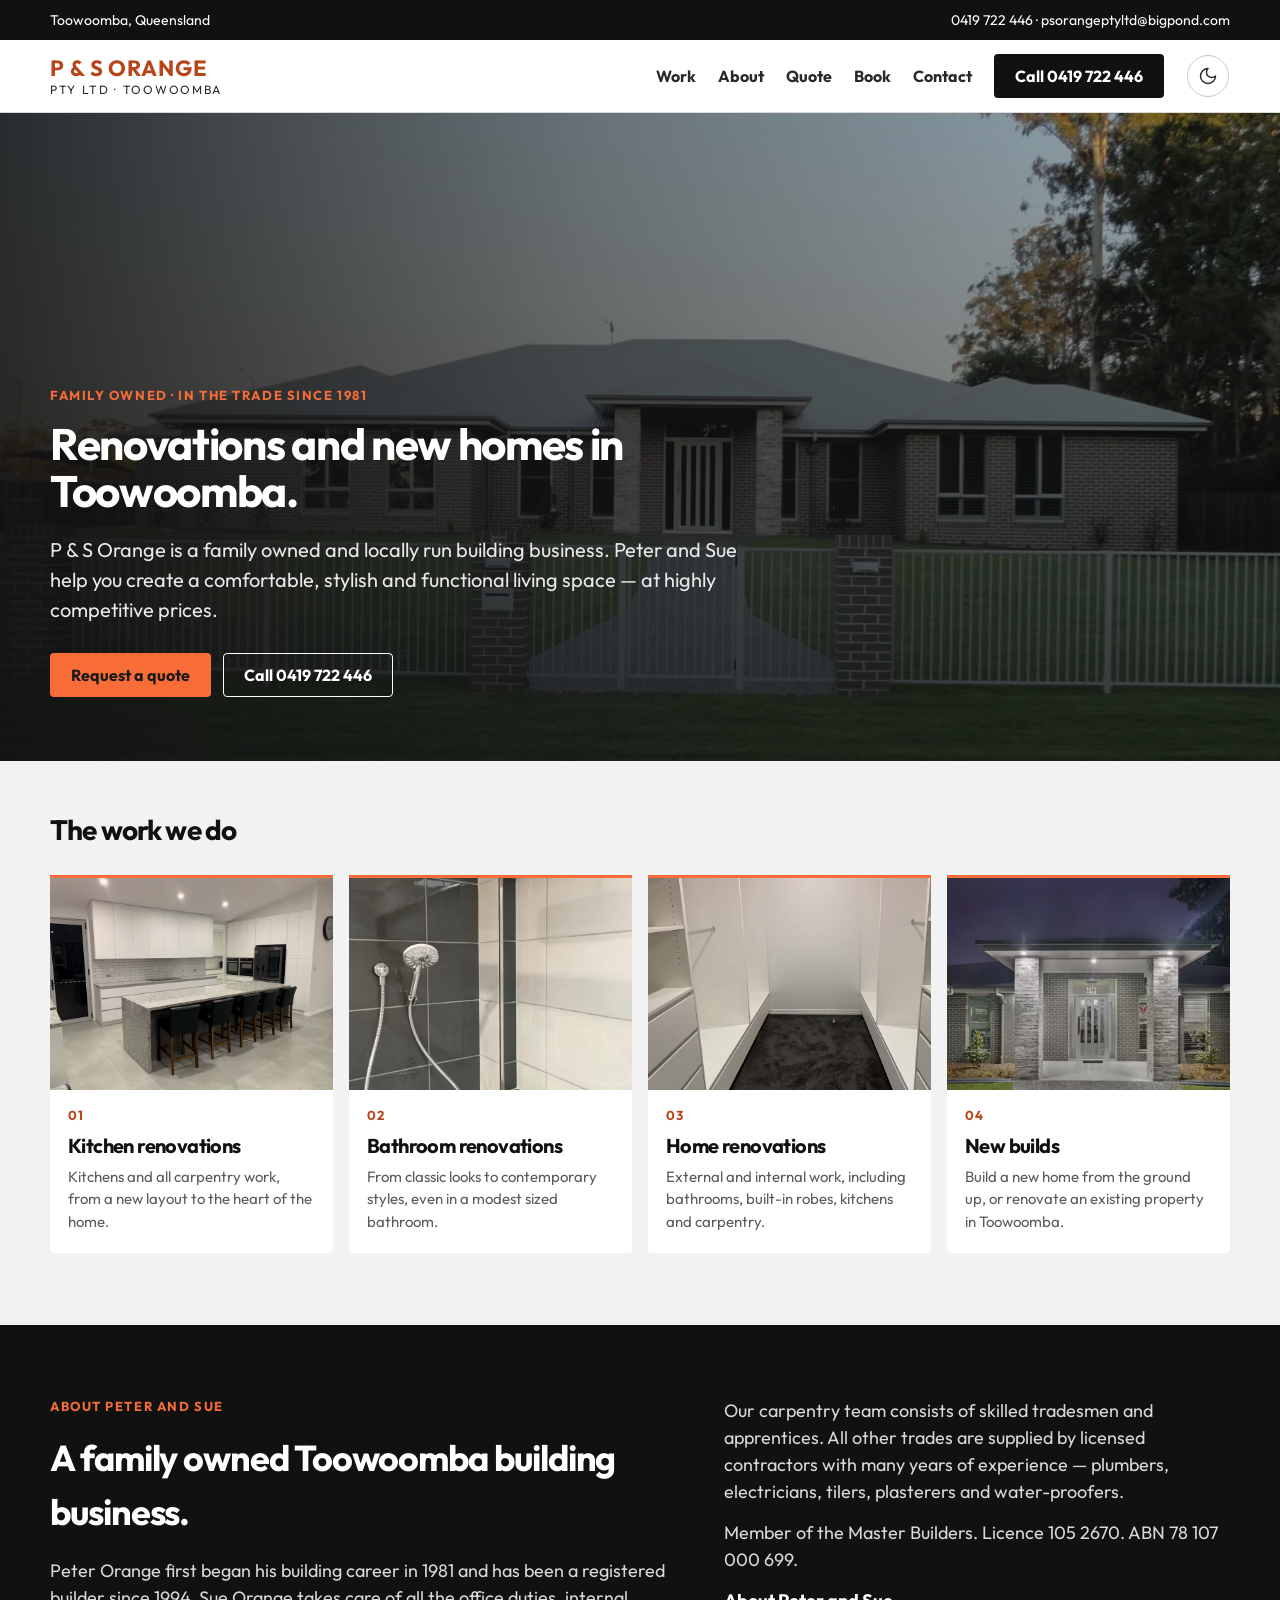
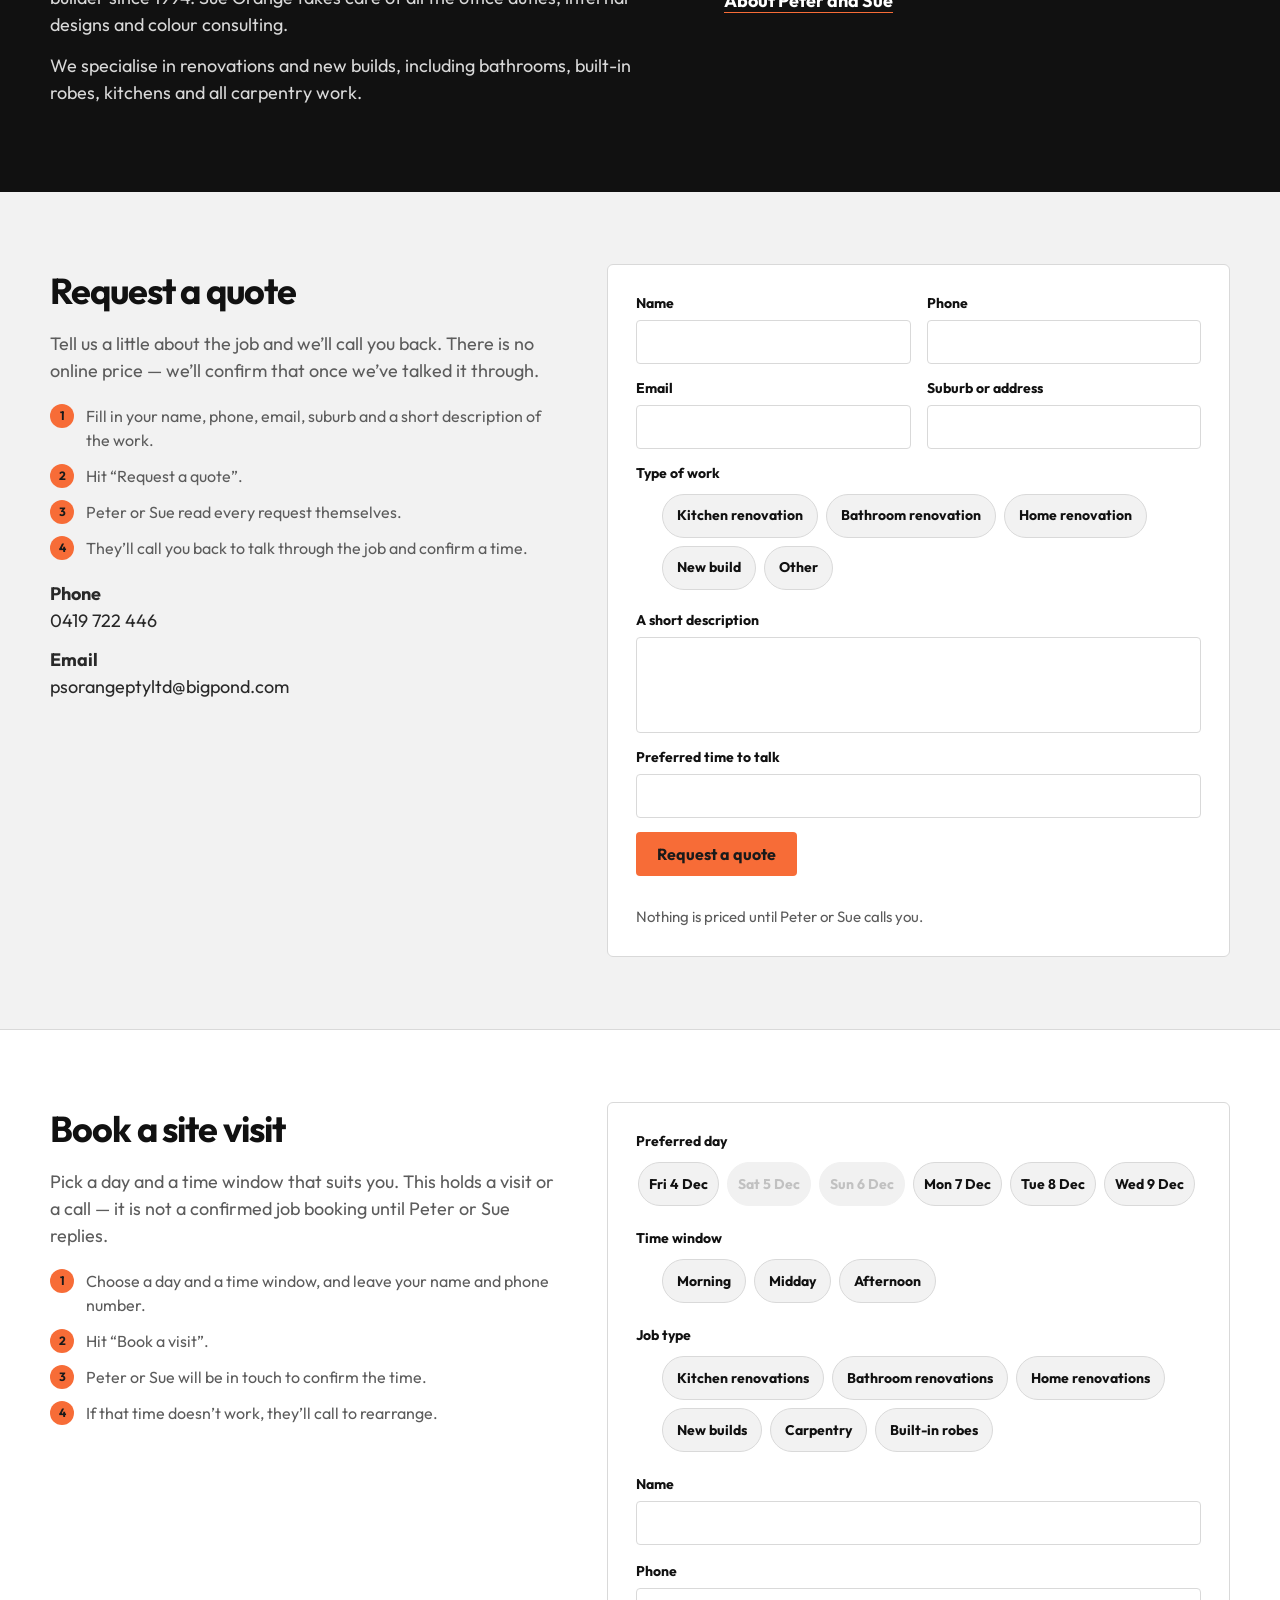
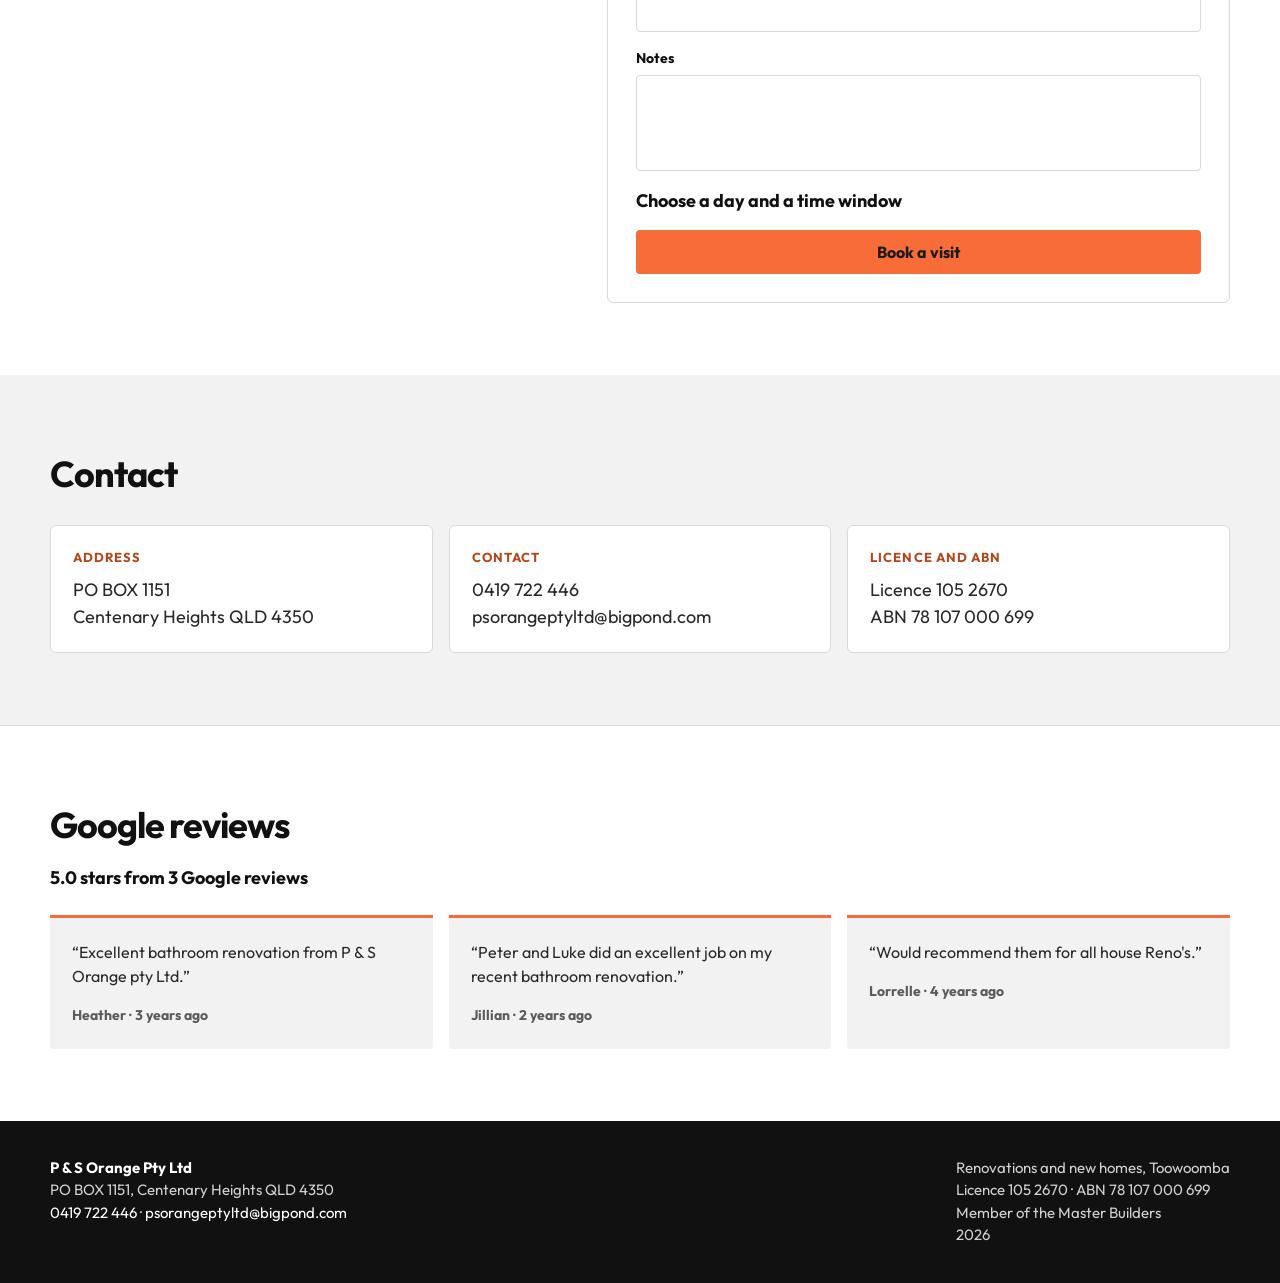
<file: index.html>
<!DOCTYPE html>
<html lang="en-AU">
<head>
<meta charset="UTF-8">
<meta name="viewport" content="width=device-width, initial-scale=1">
<meta name="robots" content="noindex, nofollow">
<title>P &amp; S Orange</title>
<meta name="description" content="Website preview.">
<link rel="stylesheet" href="css/site.css">
<link rel="preload" as="image" href="images/house-hero-800.webp" type="image/webp" imagesrcset="images/house-hero-800.webp 800w, images/house-hero-1440.webp 1440w" imagesizes="100vw">
<script>
(function(){try{var t=localStorage.getItem("ps-theme");if(t==="light"||t==="dark")document.documentElement.setAttribute("data-theme",t);}catch(e){}})();
</script>
</head>
<body>
  <a class="skip" href="#main">Skip to content</a>
  <div class="util">
    <div class="wrap">
      <span>Toowoomba, Queensland</span>
      <span><a href="tel:+61419722446">0419 722 446</a> · <a href="mailto:psorangeptyltd@bigpond.com">psorangeptyltd@bigpond.com</a></span>
    </div>
  </div>
  <header class="site">
    <div class="wrap">
      <div class="brand">
        <a class="wordmark" href="index.html">P &amp; S Orange<span>Pty Ltd · Toowoomba</span></a>
      </div>
      <nav class="primary" aria-label="Main">
        <a href="work.html">Work</a>
        <a href="about.html">About</a>
        <a href="quote.html">Quote</a>
        <a href="#book">Book</a>
        <a href="contact.html">Contact</a>
        <a class="btn btn-black" href="tel:+61419722446">Call 0419 722 446</a>
        <button type="button" class="theme-toggle" aria-label="Switch light/dark">
          <svg class="icon-sun" viewBox="0 0 24 24" fill="none" stroke="currentColor" stroke-width="1.75" stroke-linecap="round" stroke-linejoin="round" aria-hidden="true"><circle cx="12" cy="12" r="4"/><path d="M12 2v2M12 20v2M4.93 4.93l1.41 1.41M17.66 17.66l1.41 1.41M2 12h2M20 12h2M6.34 17.66l-1.41 1.41M19.07 4.93l-1.41 1.41"/></svg>
          <svg class="icon-moon" viewBox="0 0 24 24" fill="none" stroke="currentColor" stroke-width="1.75" stroke-linecap="round" stroke-linejoin="round" aria-hidden="true"><path d="M12 3a6 6 0 0 0 9 9 9 9 0 1 1-9-9Z"/></svg>
        </button>
      </nav>
    </div>
  </header>

  <main id="main">
  <section class="hero-bleed">
    <div class="hero-media">
      <picture>
        <source type="image/avif" srcset="images/house-hero-800.avif 800w, images/house-hero-1440.avif 1440w" sizes="100vw">
        <source type="image/webp" srcset="images/house-hero-800.webp 800w, images/house-hero-1440.webp 1440w" sizes="100vw">
        <img src="images/house-hero-800.webp" width="1440" height="814" alt="A finished brick home in Toowoomba" fetchpriority="high" decoding="async">
      </picture>
      <div class="hero-overlay"></div>
    </div>
    <div class="wrap">
      <p class="kicker">Family owned · In the trade since 1981</p>
      <h1>Renovations and new homes in Toowoomba.</h1>
      <p class="lead">P &amp; S Orange is a family owned and locally run building business. Peter and Sue help you create a comfortable, stylish and functional living space — at highly competitive prices.</p>
      <div class="hero-actions">
        <a class="btn btn-orange" href="#quote">Request a quote</a>
        <a class="btn btn-ghost" href="tel:+61419722446">Call 0419 722 446</a>
      </div>
    </div>
  </section>

  <section class="services" id="work">
    <div class="wrap">
      <h2>The work we do</h2>
      <div class="svc-grid">
        <a class="svc reveal" href="work.html#kitchen">
          <span class="tint">
            <picture>
              <source type="image/avif" srcset="images/kitchen-white-800.avif 800w, images/kitchen-white-1440.avif 1440w" sizes="(max-width: 900px) 100vw, 280px">
              <source type="image/webp" srcset="images/kitchen-white-800.webp 800w, images/kitchen-white-1440.webp 1440w" sizes="(max-width: 900px) 100vw, 280px">
              <img src="images/kitchen-white-800.webp" width="800" height="600" alt="A white kitchen with a stone island" loading="lazy" decoding="async">
            </picture>
          </span>
          <span class="num">01</span>
          <h3>Kitchen renovations</h3>
          <p>Kitchens and all carpentry work, from a new layout to the heart of the home.</p>
        </a>
        <a class="svc reveal" href="work.html#bathroom">
          <span class="tint">
            <picture>
              <source type="image/avif" srcset="images/bath-shower-800.avif 800w, images/bath-shower-1440.avif 1440w" sizes="(max-width: 900px) 100vw, 280px">
              <source type="image/webp" srcset="images/bath-shower-800.webp 800w, images/bath-shower-1440.webp 1440w" sizes="(max-width: 900px) 100vw, 280px">
              <img src="images/bath-shower-800.webp" width="800" height="1066" alt="A shower with a rain head and tiled niche" loading="lazy" decoding="async">
            </picture>
          </span>
          <span class="num">02</span>
          <h3>Bathroom renovations</h3>
          <p>From classic looks to contemporary styles, even in a modest sized bathroom.</p>
        </a>
        <a class="svc reveal" href="work.html#home">
          <span class="tint">
            <picture>
              <source type="image/avif" srcset="images/robe-800.avif 800w, images/robe-1440.avif 1440w" sizes="(max-width: 900px) 100vw, 280px">
              <source type="image/webp" srcset="images/robe-800.webp 800w, images/robe-1440.webp 1440w" sizes="(max-width: 900px) 100vw, 280px">
              <img src="images/robe-800.webp" width="800" height="1066" alt="Built-in robes" loading="lazy" decoding="async">
            </picture>
          </span>
          <span class="num">03</span>
          <h3>Home renovations</h3>
          <p>External and internal work, including bathrooms, built-in robes, kitchens and carpentry.</p>
        </a>
        <a class="svc reveal" href="work.html#new-builds">
          <span class="tint">
            <picture>
              <source type="image/avif" srcset="images/house-entry-800.avif 800w, images/house-entry-1440.avif 1440w" sizes="(max-width: 900px) 100vw, 280px">
              <source type="image/webp" srcset="images/house-entry-800.webp 800w, images/house-entry-1440.webp 1440w" sizes="(max-width: 900px) 100vw, 280px">
              <img src="images/house-entry-800.webp" width="800" height="534" alt="The entry of a new brick home" loading="lazy" decoding="async">
            </picture>
          </span>
          <span class="num">04</span>
          <h3>New builds</h3>
          <p>Build a new home from the ground up, or renovate an existing property in Toowoomba.</p>
        </a>
      </div>
    </div>
  </section>

  <section class="about" id="about">
    <div class="wrap about-grid">
      <div>
        <p class="kicker">About Peter and Sue</p>
        <h2>A family owned Toowoomba building business.</h2>
        <p>Peter Orange first began his building career in 1981 and has been a registered builder since 1994. Sue Orange takes care of all the office duties, internal designs and colour consulting.</p>
        <p>We specialise in renovations and new builds, including bathrooms, built-in robes, kitchens and all carpentry work.</p>
      </div>
      <div>
        <p>Our carpentry team consists of skilled tradesmen and apprentices. All other trades are supplied by licensed contractors with many years of experience — plumbers, electricians, tilers, plasterers and water-proofers.</p>
        <p>Member of the Master Builders. Licence 105 2670. ABN 78 107 000 699.</p>
        <p><a class="more" href="about.html">About Peter and Sue</a></p>
      </div>
    </div>
  </section>

  <section class="quote" id="quote">
    <div class="wrap quote-grid">
      <div>
        <h2>Request a quote</h2>
        <p class="help">Tell us a little about the job and we’ll call you back. There is no online price — we’ll confirm that once we’ve talked it through.</p>
        <ol class="steps">
          <li data-n="1">Fill in your name, phone, email, suburb and a short description of the work.</li>
          <li data-n="2">Hit “Request a quote”.</li>
          <li data-n="3">Peter or Sue read every request themselves.</li>
          <li data-n="4">They’ll call you back to talk through the job and confirm a time.</li>
        </ol>
        <p class="contact-line"><strong>Phone</strong><br><a href="tel:+61419722446">0419 722 446</a></p>
        <p class="contact-line"><strong>Email</strong><br><a href="mailto:psorangeptyltd@bigpond.com">psorangeptyltd@bigpond.com</a></p>
      </div>
      <div>
        <form class="js-form" id="quote-form">
          <label>Name<input type="text" name="name" autocomplete="name" required></label>
          <label>Phone<input type="tel" name="phone" autocomplete="tel" required></label>
          <label>Email<input type="email" name="email" autocomplete="email" required></label>
          <label>Suburb or address<input type="text" name="suburb" required></label>
          <fieldset class="book-set full">
            <legend>Type of work</legend>
            <div class="chip-row wrap" role="radiogroup" aria-label="Type of work">
              <label class="chip"><input type="radio" name="type" value="Kitchen renovation" required><span>Kitchen renovation</span></label>
              <label class="chip"><input type="radio" name="type" value="Bathroom renovation"><span>Bathroom renovation</span></label>
              <label class="chip"><input type="radio" name="type" value="Home renovation"><span>Home renovation</span></label>
              <label class="chip"><input type="radio" name="type" value="New build"><span>New build</span></label>
              <label class="chip"><input type="radio" name="type" value="Other"><span>Other</span></label>
            </div>
          </fieldset>
          <label class="full">A short description<textarea name="details" required></textarea></label>
          <label class="full">Preferred time to talk<input type="text" name="when"></label>
          <button class="btn btn-orange submit" type="submit">Request a quote</button>
          <p class="after-send full">Nothing is priced until Peter or Sue calls you.</p>
        </form>
        <div class="thanks" hidden>
          <h3>Thank you</h3>
          <p>Thank you for contacting us. We will get back to you as soon as possible.</p>
        </div>
      </div>
    </div>
  </section>

  <section class="book" id="book">
    <div class="wrap book-grid">
      <div>
        <h2>Book a site visit</h2>
        <p class="help">Pick a day and a time window that suits you. This holds a visit or a call — it is not a confirmed job booking until Peter or Sue replies.</p>
        <ol class="steps">
          <li data-n="1">Choose a day and a time window, and leave your name and phone number.</li>
          <li data-n="2">Hit “Book a visit”.</li>
          <li data-n="3">Peter or Sue will be in touch to confirm the time.</li>
          <li data-n="4">If that time doesn’t work, they’ll call to rearrange.</li>
        </ol>
      </div>
      <div>
        <form class="js-book book-widget" id="book-form" novalidate>
          <fieldset class="book-set">
            <legend>Preferred day</legend>
            <div class="chip-row" data-dates role="radiogroup" aria-label="Preferred day"></div>
            <p class="field-err" data-err="date" role="alert">Choose a weekday.</p>
          </fieldset>
          <fieldset class="book-set">
            <legend>Time window</legend>
            <div class="chip-row wrap" role="radiogroup" aria-label="Time window">
              <label class="chip"><input type="radio" name="b-window" value="Morning"><span>Morning</span></label>
              <label class="chip"><input type="radio" name="b-window" value="Midday"><span>Midday</span></label>
              <label class="chip"><input type="radio" name="b-window" value="Afternoon"><span>Afternoon</span></label>
            </div>
            <p class="field-err" data-err="time" role="alert">Choose a time window.</p>
          </fieldset>
          <fieldset class="book-set">
            <legend>Job type</legend>
            <div class="chip-row wrap" role="radiogroup" aria-label="Job type">
              <label class="chip"><input type="radio" name="b-job" value="Kitchen renovations"><span>Kitchen renovations</span></label>
              <label class="chip"><input type="radio" name="b-job" value="Bathroom renovations"><span>Bathroom renovations</span></label>
              <label class="chip"><input type="radio" name="b-job" value="Home renovations"><span>Home renovations</span></label>
              <label class="chip"><input type="radio" name="b-job" value="New builds"><span>New builds</span></label>
              <label class="chip"><input type="radio" name="b-job" value="Carpentry"><span>Carpentry</span></label>
              <label class="chip"><input type="radio" name="b-job" value="Built-in robes"><span>Built-in robes</span></label>
            </div>
          </fieldset>
          <label>Name<input type="text" name="b-name" id="b-name" autocomplete="name"></label>
          <label>Phone<input type="tel" name="b-phone" id="b-phone" autocomplete="tel" inputmode="tel" aria-describedby="book-phone-err"></label>
          <p class="field-err" data-err="phone" id="book-phone-err" role="alert">Enter a phone number.</p>
          <label>Notes<textarea name="b-notes" id="b-notes"></textarea></label>
          <p class="book-summary" data-summary aria-live="polite">Choose a day and a time window</p>
          <button class="btn btn-orange submit" type="submit">Book a visit</button>
        </form>
        <div class="thanks" hidden>
          <h3>Thank you</h3>
          <p>Thank you. Peter or Sue will be in touch to confirm the time.</p>
        </div>
      </div>
    </div>
  </section>

  <section class="contact" id="contact">
    <div class="wrap">
      <h2 style="margin-bottom:24px">Contact</h2>
      <div class="contact-grid">
        <article>
          <h3>Address</h3>
          <p>PO BOX 1151<br>Centenary Heights QLD 4350</p>
        </article>
        <article>
          <h3>Contact</h3>
          <p><a href="tel:+61419722446">0419 722 446</a><br><a href="mailto:psorangeptyltd@bigpond.com">psorangeptyltd@bigpond.com</a></p>
        </article>
        <article>
          <h3>Licence and ABN</h3>
          <p>Licence 105 2670<br>ABN 78 107 000 699</p>
        </article>
      </div>
    </div>
  </section>

  <section class="reviews">
    <div class="wrap">
      <h2>Google reviews</h2>
      <p class="rating">5.0 stars from 3 Google reviews</p>
      <div class="rev-grid">
        <article class="rev">
          <p>“Excellent bathroom renovation from P &amp; S Orange pty Ltd.”</p>
          <cite>Heather · 3 years ago</cite>
        </article>
        <article class="rev">
          <p>“Peter and Luke did an excellent job on my recent bathroom renovation.”</p>
          <cite>Jillian · 2 years ago</cite>
        </article>
        <article class="rev">
          <p>“Would recommend them for all house Reno's.”</p>
          <cite>Lorrelle · 4 years ago</cite>
        </article>
      </div>
    </div>
  </section>
  </main>

  <footer class="site">
    <div class="wrap">
      <div>
        <strong>P &amp; S Orange Pty Ltd</strong><br>
        PO BOX 1151, Centenary Heights QLD 4350<br>
        <a href="tel:+61419722446">0419 722 446</a> · <a href="mailto:psorangeptyltd@bigpond.com">psorangeptyltd@bigpond.com</a>
      </div>
      <div>
        Renovations and new homes, Toowoomba<br>
        Licence 105 2670 · ABN 78 107 000 699<br>
        Member of the Master Builders<br>
        2026
      </div>
    </div>
  </footer>
  <div class="sticky-call">
    <a class="btn btn-orange" href="tel:+61419722446">Call 0419 722 446</a>
    <a class="btn btn-ghost-light" href="#quote">Request a quote</a>
  </div>
  <script src="js/site.js"></script>
</body>
</html>
</file>
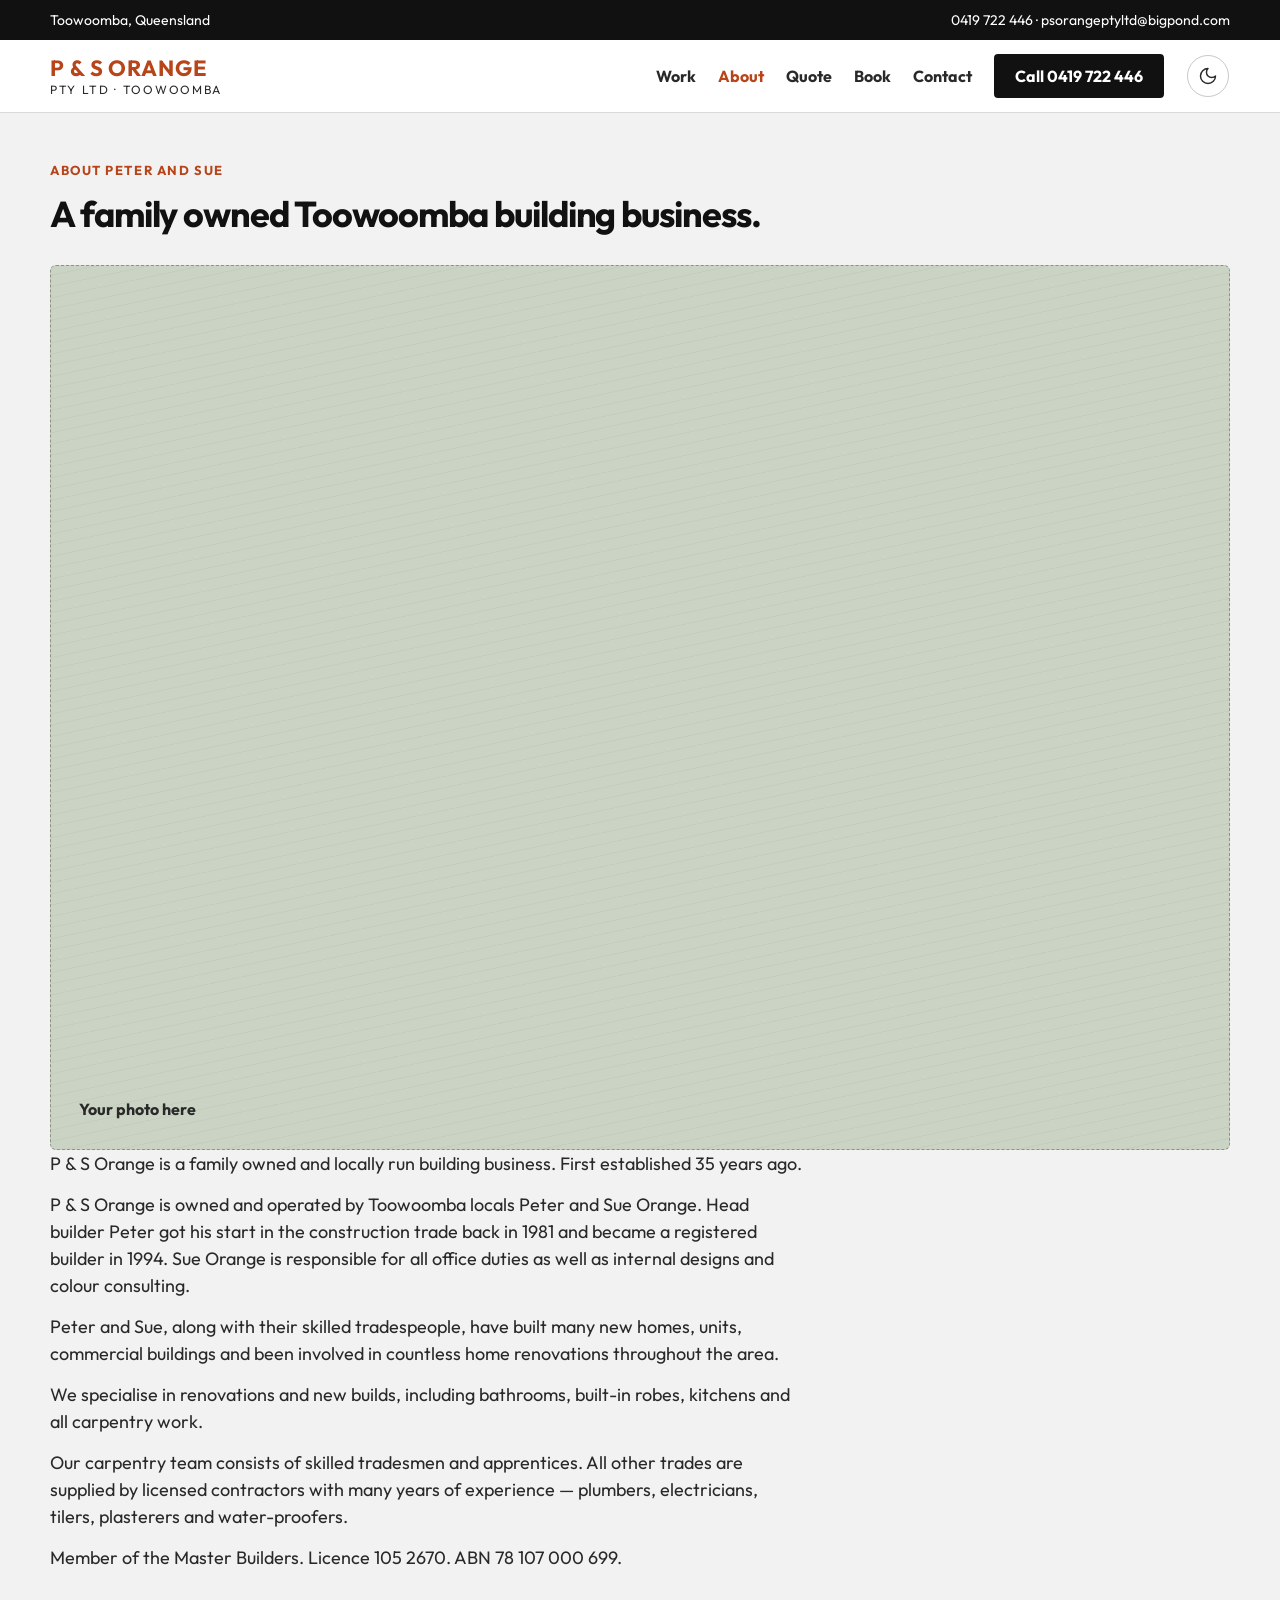
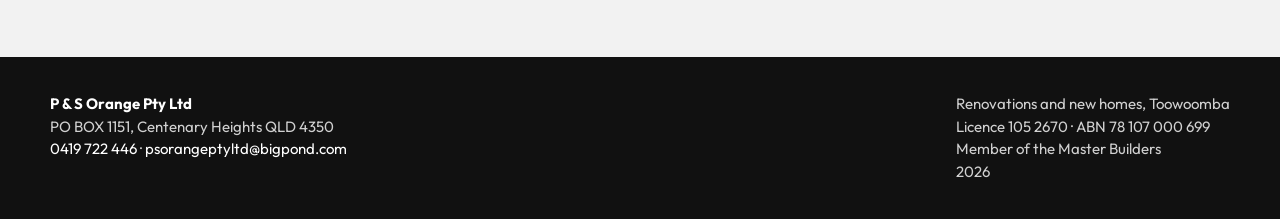
<file: about.html>
<!DOCTYPE html>
<html lang="en-AU">
<head>
<meta charset="UTF-8">
<meta name="viewport" content="width=device-width, initial-scale=1">
<meta name="robots" content="noindex, nofollow">
<title>About | P &amp; S Orange</title>
<meta name="description" content="Website preview.">
<link rel="stylesheet" href="css/site.css">
<script>
(function(){try{var t=localStorage.getItem("ps-theme");if(t==="light"||t==="dark")document.documentElement.setAttribute("data-theme",t);}catch(e){}})();
</script>
</head>
<body>
  <a class="skip" href="#main">Skip to content</a>
  <div class="util">
    <div class="wrap">
      <span>Toowoomba, Queensland</span>
      <span><a href="tel:+61419722446">0419 722 446</a> · <a href="mailto:psorangeptyltd@bigpond.com">psorangeptyltd@bigpond.com</a></span>
    </div>
  </div>
  <header class="site">
    <div class="wrap">
      <div class="brand">
        <a class="wordmark" href="index.html">P &amp; S Orange<span>Pty Ltd · Toowoomba</span></a>
      </div>
      <nav class="primary" aria-label="Main">
        <a href="work.html">Work</a>
        <a href="about.html" aria-current="page">About</a>
        <a href="quote.html">Quote</a>
        <a href="quote.html#book">Book</a>
        <a href="contact.html">Contact</a>
        <a class="btn btn-black" href="tel:+61419722446">Call 0419 722 446</a>
        <button type="button" class="theme-toggle" aria-label="Switch light/dark">
          <svg class="icon-sun" viewBox="0 0 24 24" fill="none" stroke="currentColor" stroke-width="1.75" stroke-linecap="round" stroke-linejoin="round" aria-hidden="true"><circle cx="12" cy="12" r="4"/><path d="M12 2v2M12 20v2M4.93 4.93l1.41 1.41M17.66 17.66l1.41 1.41M2 12h2M20 12h2M6.34 17.66l-1.41 1.41M19.07 4.93l-1.41 1.41"/></svg>
          <svg class="icon-moon" viewBox="0 0 24 24" fill="none" stroke="currentColor" stroke-width="1.75" stroke-linecap="round" stroke-linejoin="round" aria-hidden="true"><path d="M12 3a6 6 0 0 0 9 9 9 9 0 1 1-9-9Z"/></svg>
        </button>
      </nav>
    </div>
  </header>

  <main id="main">
    <div class="page-head">
      <div class="wrap">
        <p class="kicker">About Peter and Sue</p>
        <h1>A family owned Toowoomba building business.</h1>
      </div>
    </div>
    <section class="page-body" style="padding-top:12px">
      <div class="wrap prose">
        <div class="photo-slot" role="img" aria-label="Your photo here">Your photo here</div>
        <p>P &amp; S Orange is a family owned and locally run building business. First established 35 years ago.</p>
        <p>P &amp; S Orange is owned and operated by Toowoomba locals Peter and Sue Orange. Head builder Peter got his start in the construction trade back in 1981 and became a registered builder in 1994. Sue Orange is responsible for all office duties as well as internal designs and colour consulting.</p>
        <p>Peter and Sue, along with their skilled tradespeople, have built many new homes, units, commercial buildings and been involved in countless home renovations throughout the area.</p>
        <p>We specialise in renovations and new builds, including bathrooms, built-in robes, kitchens and all carpentry work.</p>
        <p>Our carpentry team consists of skilled tradesmen and apprentices. All other trades are supplied by licensed contractors with many years of experience — plumbers, electricians, tilers, plasterers and water-proofers.</p>
        <p>Member of the Master Builders. Licence 105 2670. ABN 78 107 000 699.</p>
      </div>
    </section>
  </main>

  <footer class="site">
    <div class="wrap">
      <div>
        <strong>P &amp; S Orange Pty Ltd</strong><br>
        PO BOX 1151, Centenary Heights QLD 4350<br>
        <a href="tel:+61419722446">0419 722 446</a> · <a href="mailto:psorangeptyltd@bigpond.com">psorangeptyltd@bigpond.com</a>
      </div>
      <div>
        Renovations and new homes, Toowoomba<br>
        Licence 105 2670 · ABN 78 107 000 699<br>
        Member of the Master Builders<br>
        2026
      </div>
    </div>
  </footer>
  <div class="sticky-call">
    <a class="btn btn-orange" href="tel:+61419722446">Call 0419 722 446</a>
    <a class="btn btn-ghost-light" href="quote.html">Request a quote</a>
  </div>
  <script src="js/site.js"></script>
</body>
</html>
</file>
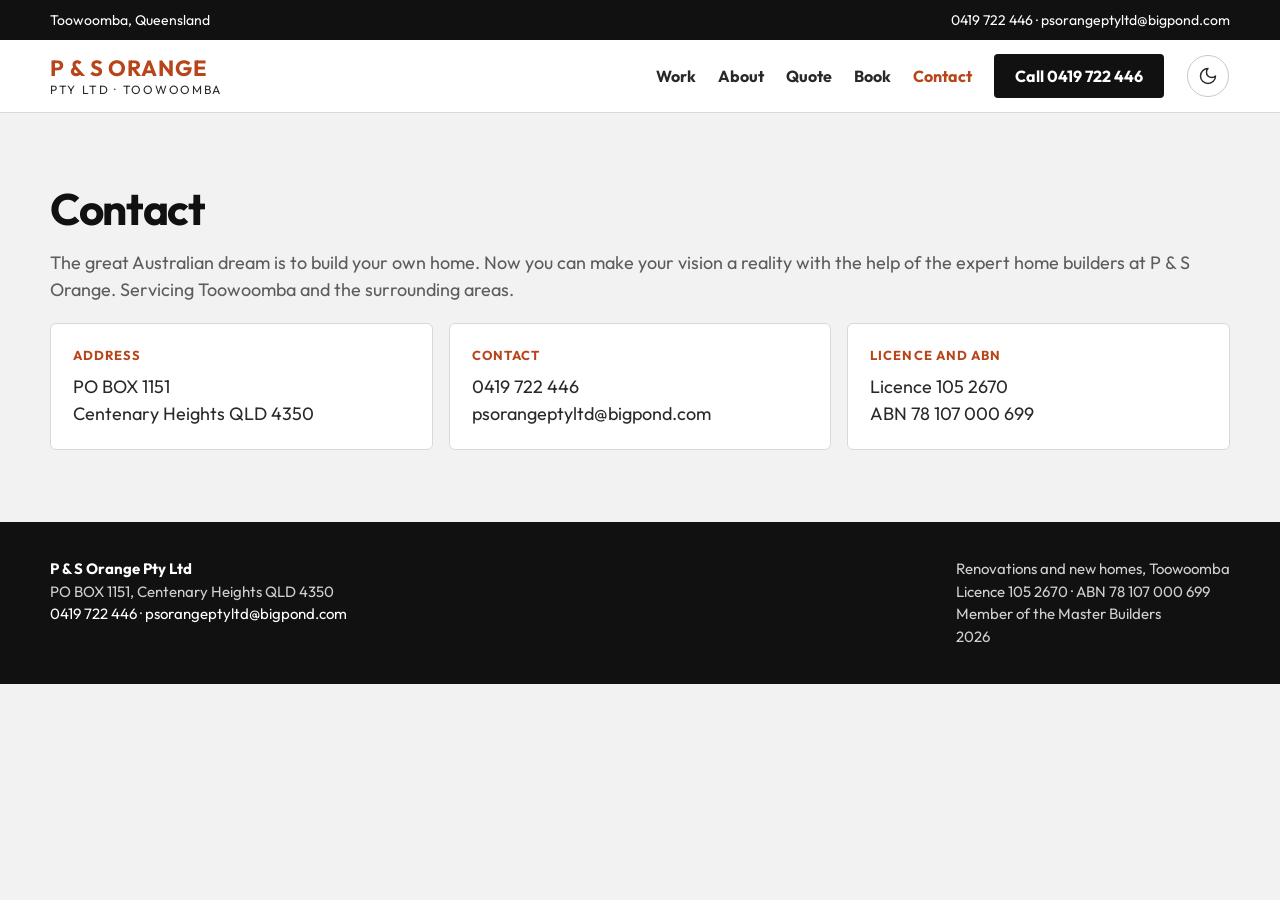
<file: contact.html>
<!DOCTYPE html>
<html lang="en-AU">
<head>
<meta charset="UTF-8">
<meta name="viewport" content="width=device-width, initial-scale=1">
<meta name="robots" content="noindex, nofollow">
<title>Contact | P &amp; S Orange</title>
<meta name="description" content="Website preview.">
<link rel="stylesheet" href="css/site.css">
<script>
(function(){try{var t=localStorage.getItem("ps-theme");if(t==="light"||t==="dark")document.documentElement.setAttribute("data-theme",t);}catch(e){}})();
</script>
</head>
<body>
  <a class="skip" href="#main">Skip to content</a>
  <div class="util">
    <div class="wrap">
      <span>Toowoomba, Queensland</span>
      <span><a href="tel:+61419722446">0419 722 446</a> · <a href="mailto:psorangeptyltd@bigpond.com">psorangeptyltd@bigpond.com</a></span>
    </div>
  </div>
  <header class="site">
    <div class="wrap">
      <div class="brand">
        <a class="wordmark" href="index.html">P &amp; S Orange<span>Pty Ltd · Toowoomba</span></a>
      </div>
      <nav class="primary" aria-label="Main">
        <a href="work.html">Work</a>
        <a href="about.html">About</a>
        <a href="quote.html">Quote</a>
        <a href="quote.html#book">Book</a>
        <a href="contact.html" aria-current="page">Contact</a>
        <a class="btn btn-black" href="tel:+61419722446">Call 0419 722 446</a>
        <button type="button" class="theme-toggle" aria-label="Switch light/dark">
          <svg class="icon-sun" viewBox="0 0 24 24" fill="none" stroke="currentColor" stroke-width="1.75" stroke-linecap="round" stroke-linejoin="round" aria-hidden="true"><circle cx="12" cy="12" r="4"/><path d="M12 2v2M12 20v2M4.93 4.93l1.41 1.41M17.66 17.66l1.41 1.41M2 12h2M20 12h2M6.34 17.66l-1.41 1.41M19.07 4.93l-1.41 1.41"/></svg>
          <svg class="icon-moon" viewBox="0 0 24 24" fill="none" stroke="currentColor" stroke-width="1.75" stroke-linecap="round" stroke-linejoin="round" aria-hidden="true"><path d="M12 3a6 6 0 0 0 9 9 9 9 0 1 1-9-9Z"/></svg>
        </button>
      </nav>
    </div>
  </header>

  <main id="main">
    <section class="contact">
      <div class="wrap">
        <h1 style="margin-bottom:16px">Contact</h1>
        <p class="help">The great Australian dream is to build your own home. Now you can make your vision a reality with the help of the expert home builders at P &amp; S Orange. Servicing Toowoomba and the surrounding areas.</p>
        <div class="contact-grid">
          <article>
            <h2>Address</h2>
            <p>PO BOX 1151<br>Centenary Heights QLD 4350</p>
          </article>
          <article>
            <h2>Contact</h2>
            <p><a href="tel:+61419722446">0419 722 446</a><br><a href="mailto:psorangeptyltd@bigpond.com">psorangeptyltd@bigpond.com</a></p>
          </article>
          <article>
            <h2>Licence and ABN</h2>
            <p>Licence 105 2670<br>ABN 78 107 000 699</p>
          </article>
        </div>
      </div>
    </section>
  </main>

  <footer class="site">
    <div class="wrap">
      <div>
        <strong>P &amp; S Orange Pty Ltd</strong><br>
        PO BOX 1151, Centenary Heights QLD 4350<br>
        <a href="tel:+61419722446">0419 722 446</a> · <a href="mailto:psorangeptyltd@bigpond.com">psorangeptyltd@bigpond.com</a>
      </div>
      <div>
        Renovations and new homes, Toowoomba<br>
        Licence 105 2670 · ABN 78 107 000 699<br>
        Member of the Master Builders<br>
        2026
      </div>
    </div>
  </footer>
  <div class="sticky-call">
    <a class="btn btn-orange" href="tel:+61419722446">Call 0419 722 446</a>
    <a class="btn btn-ghost-light" href="quote.html">Request a quote</a>
  </div>
  <script src="js/site.js"></script>
</body>
</html>
</file>
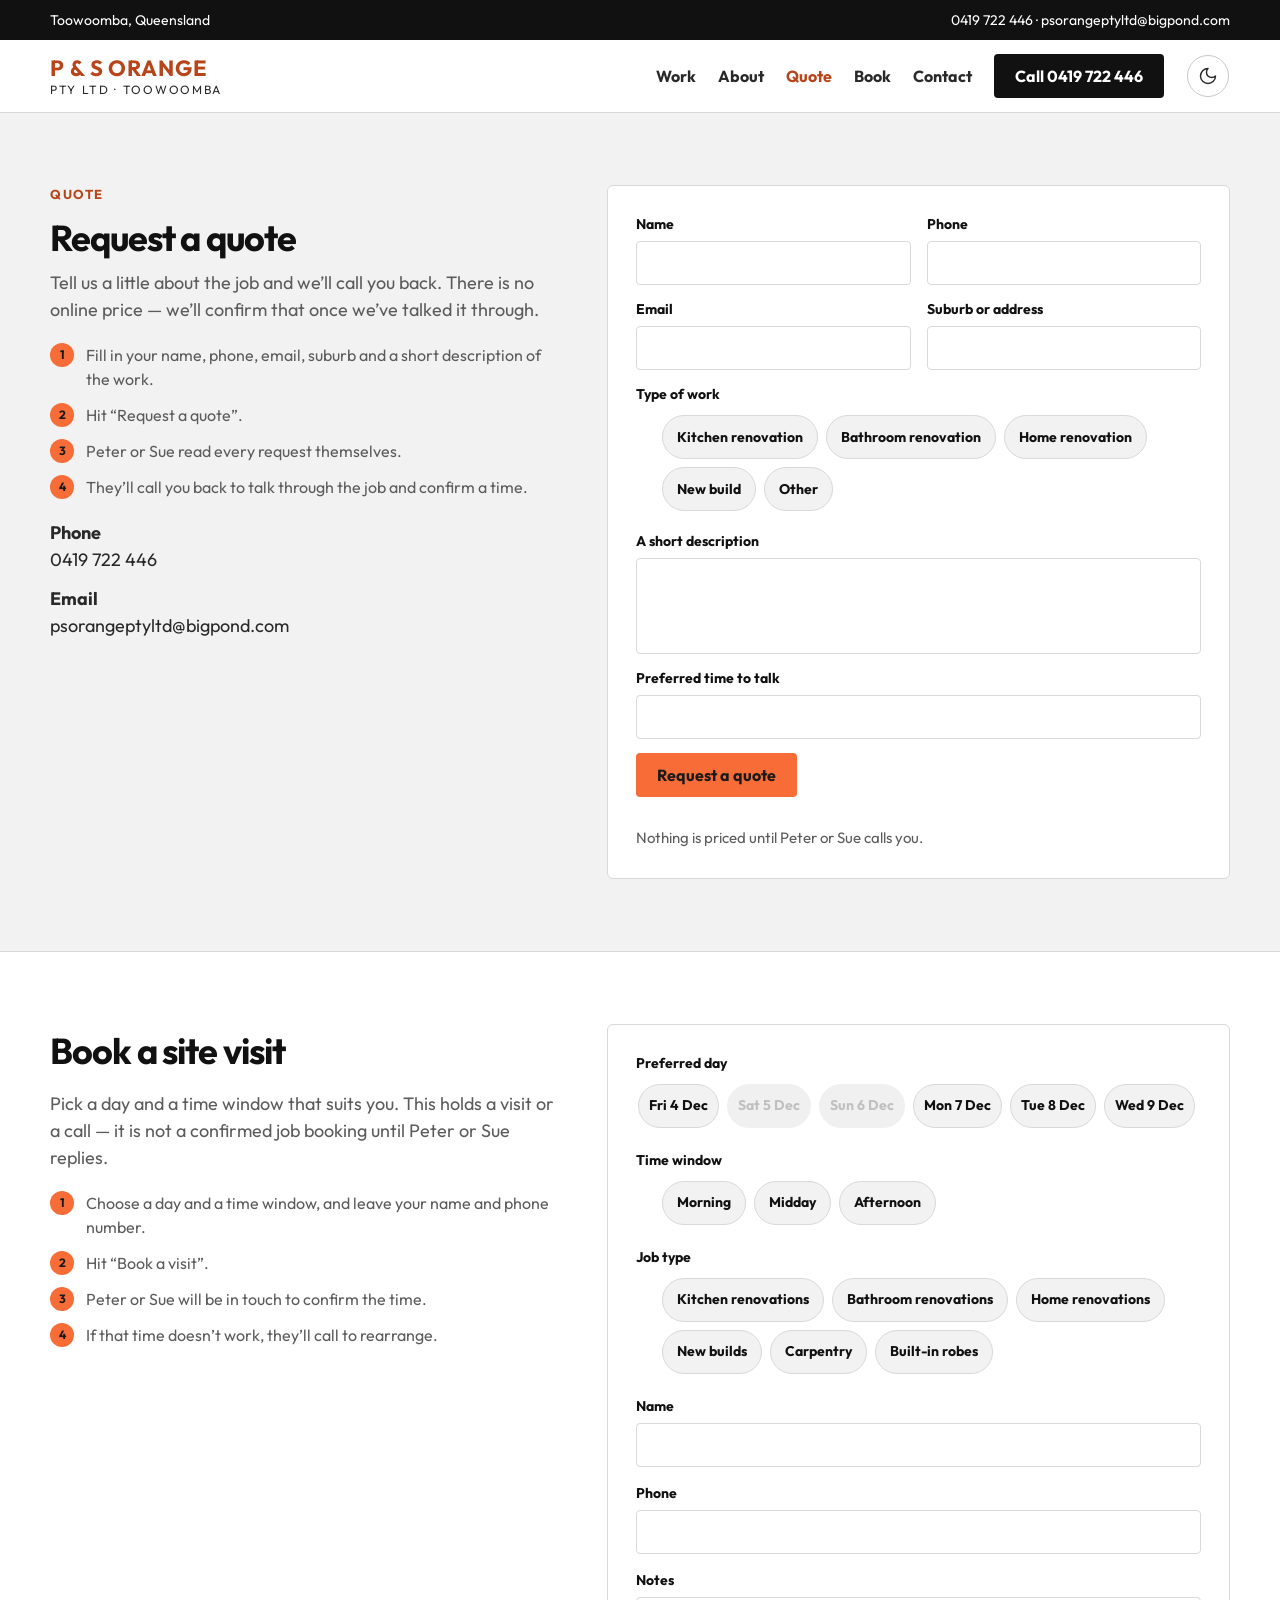
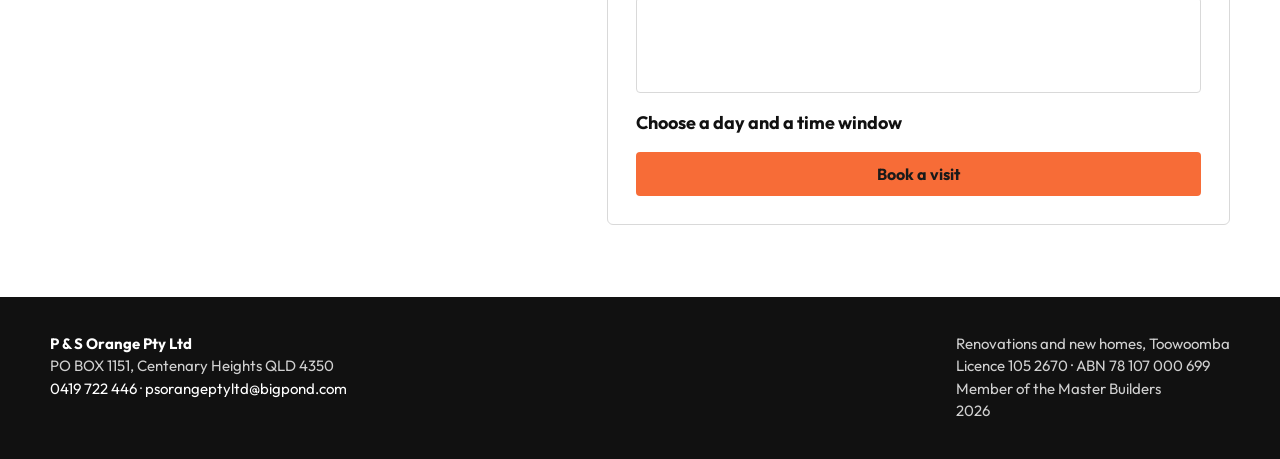
<file: quote.html>
<!DOCTYPE html>
<html lang="en-AU">
<head>
<meta charset="UTF-8">
<meta name="viewport" content="width=device-width, initial-scale=1">
<meta name="robots" content="noindex, nofollow">
<title>Quote | P &amp; S Orange</title>
<meta name="description" content="Website preview.">
<link rel="stylesheet" href="css/site.css">
<script>
(function(){try{var t=localStorage.getItem("ps-theme");if(t==="light"||t==="dark")document.documentElement.setAttribute("data-theme",t);}catch(e){}})();
</script>
</head>
<body>
  <a class="skip" href="#main">Skip to content</a>
  <div class="util">
    <div class="wrap">
      <span>Toowoomba, Queensland</span>
      <span><a href="tel:+61419722446">0419 722 446</a> · <a href="mailto:psorangeptyltd@bigpond.com">psorangeptyltd@bigpond.com</a></span>
    </div>
  </div>
  <header class="site">
    <div class="wrap">
      <div class="brand">
        <a class="wordmark" href="index.html">P &amp; S Orange<span>Pty Ltd · Toowoomba</span></a>
      </div>
      <nav class="primary" aria-label="Main">
        <a href="work.html">Work</a>
        <a href="about.html">About</a>
        <a href="quote.html" aria-current="page">Quote</a>
        <a href="#book">Book</a>
        <a href="contact.html">Contact</a>
        <a class="btn btn-black" href="tel:+61419722446">Call 0419 722 446</a>
        <button type="button" class="theme-toggle" aria-label="Switch light/dark">
          <svg class="icon-sun" viewBox="0 0 24 24" fill="none" stroke="currentColor" stroke-width="1.75" stroke-linecap="round" stroke-linejoin="round" aria-hidden="true"><circle cx="12" cy="12" r="4"/><path d="M12 2v2M12 20v2M4.93 4.93l1.41 1.41M17.66 17.66l1.41 1.41M2 12h2M20 12h2M6.34 17.66l-1.41 1.41M19.07 4.93l-1.41 1.41"/></svg>
          <svg class="icon-moon" viewBox="0 0 24 24" fill="none" stroke="currentColor" stroke-width="1.75" stroke-linecap="round" stroke-linejoin="round" aria-hidden="true"><path d="M12 3a6 6 0 0 0 9 9 9 9 0 1 1-9-9Z"/></svg>
        </button>
      </nav>
    </div>
  </header>

  <main id="main">
  <section class="quote" id="quote">
    <div class="wrap quote-grid">
      <div>
        <p class="kicker">Quote</p>
        <h1>Request a quote</h1>
        <p class="help">Tell us a little about the job and we’ll call you back. There is no online price — we’ll confirm that once we’ve talked it through.</p>
        <ol class="steps">
          <li data-n="1">Fill in your name, phone, email, suburb and a short description of the work.</li>
          <li data-n="2">Hit “Request a quote”.</li>
          <li data-n="3">Peter or Sue read every request themselves.</li>
          <li data-n="4">They’ll call you back to talk through the job and confirm a time.</li>
        </ol>
        <p class="contact-line"><strong>Phone</strong><br><a href="tel:+61419722446">0419 722 446</a></p>
        <p class="contact-line"><strong>Email</strong><br><a href="mailto:psorangeptyltd@bigpond.com">psorangeptyltd@bigpond.com</a></p>
      </div>
      <div>
        <form class="js-form" id="quote-form">
          <label>Name<input type="text" name="name" autocomplete="name" required></label>
          <label>Phone<input type="tel" name="phone" autocomplete="tel" required></label>
          <label>Email<input type="email" name="email" autocomplete="email" required></label>
          <label>Suburb or address<input type="text" name="suburb" required></label>
          <fieldset class="book-set full">
            <legend>Type of work</legend>
            <div class="chip-row wrap" role="radiogroup" aria-label="Type of work">
              <label class="chip"><input type="radio" name="type" value="Kitchen renovation" required><span>Kitchen renovation</span></label>
              <label class="chip"><input type="radio" name="type" value="Bathroom renovation"><span>Bathroom renovation</span></label>
              <label class="chip"><input type="radio" name="type" value="Home renovation"><span>Home renovation</span></label>
              <label class="chip"><input type="radio" name="type" value="New build"><span>New build</span></label>
              <label class="chip"><input type="radio" name="type" value="Other"><span>Other</span></label>
            </div>
          </fieldset>
          <label class="full">A short description<textarea name="details" required></textarea></label>
          <label class="full">Preferred time to talk<input type="text" name="when"></label>
          <button class="btn btn-orange submit" type="submit">Request a quote</button>
          <p class="after-send full">Nothing is priced until Peter or Sue calls you.</p>
        </form>
        <div class="thanks" hidden>
          <h3>Thank you</h3>
          <p>Thank you for contacting us. We will get back to you as soon as possible.</p>
        </div>
      </div>
    </div>
  </section>

  <section class="book" id="book">
    <div class="wrap book-grid">
      <div>
        <h2>Book a site visit</h2>
        <p class="help">Pick a day and a time window that suits you. This holds a visit or a call — it is not a confirmed job booking until Peter or Sue replies.</p>
        <ol class="steps">
          <li data-n="1">Choose a day and a time window, and leave your name and phone number.</li>
          <li data-n="2">Hit “Book a visit”.</li>
          <li data-n="3">Peter or Sue will be in touch to confirm the time.</li>
          <li data-n="4">If that time doesn’t work, they’ll call to rearrange.</li>
        </ol>
      </div>
      <div>
        <form class="js-book book-widget" id="book-form" novalidate>
          <fieldset class="book-set">
            <legend>Preferred day</legend>
            <div class="chip-row" data-dates role="radiogroup" aria-label="Preferred day"></div>
            <p class="field-err" data-err="date" role="alert">Choose a weekday.</p>
          </fieldset>
          <fieldset class="book-set">
            <legend>Time window</legend>
            <div class="chip-row wrap" role="radiogroup" aria-label="Time window">
              <label class="chip"><input type="radio" name="b-window" value="Morning"><span>Morning</span></label>
              <label class="chip"><input type="radio" name="b-window" value="Midday"><span>Midday</span></label>
              <label class="chip"><input type="radio" name="b-window" value="Afternoon"><span>Afternoon</span></label>
            </div>
            <p class="field-err" data-err="time" role="alert">Choose a time window.</p>
          </fieldset>
          <fieldset class="book-set">
            <legend>Job type</legend>
            <div class="chip-row wrap" role="radiogroup" aria-label="Job type">
              <label class="chip"><input type="radio" name="b-job" value="Kitchen renovations"><span>Kitchen renovations</span></label>
              <label class="chip"><input type="radio" name="b-job" value="Bathroom renovations"><span>Bathroom renovations</span></label>
              <label class="chip"><input type="radio" name="b-job" value="Home renovations"><span>Home renovations</span></label>
              <label class="chip"><input type="radio" name="b-job" value="New builds"><span>New builds</span></label>
              <label class="chip"><input type="radio" name="b-job" value="Carpentry"><span>Carpentry</span></label>
              <label class="chip"><input type="radio" name="b-job" value="Built-in robes"><span>Built-in robes</span></label>
            </div>
          </fieldset>
          <label>Name<input type="text" name="b-name" id="b-name" autocomplete="name"></label>
          <label>Phone<input type="tel" name="b-phone" id="b-phone" autocomplete="tel" inputmode="tel" aria-describedby="book-phone-err"></label>
          <p class="field-err" data-err="phone" id="book-phone-err" role="alert">Enter a phone number.</p>
          <label>Notes<textarea name="b-notes" id="b-notes"></textarea></label>
          <p class="book-summary" data-summary aria-live="polite">Choose a day and a time window</p>
          <button class="btn btn-orange submit" type="submit">Book a visit</button>
        </form>
        <div class="thanks" hidden>
          <h3>Thank you</h3>
          <p>Thank you. Peter or Sue will be in touch to confirm the time.</p>
        </div>
      </div>
    </div>
  </section>
  </main>

  <footer class="site">
    <div class="wrap">
      <div>
        <strong>P &amp; S Orange Pty Ltd</strong><br>
        PO BOX 1151, Centenary Heights QLD 4350<br>
        <a href="tel:+61419722446">0419 722 446</a> · <a href="mailto:psorangeptyltd@bigpond.com">psorangeptyltd@bigpond.com</a>
      </div>
      <div>
        Renovations and new homes, Toowoomba<br>
        Licence 105 2670 · ABN 78 107 000 699<br>
        Member of the Master Builders<br>
        2026
      </div>
    </div>
  </footer>
  <div class="sticky-call">
    <a class="btn btn-orange" href="tel:+61419722446">Call 0419 722 446</a>
    <a class="btn btn-ghost-light" href="#quote">Request a quote</a>
  </div>
  <script src="js/site.js"></script>
</body>
</html>
</file>
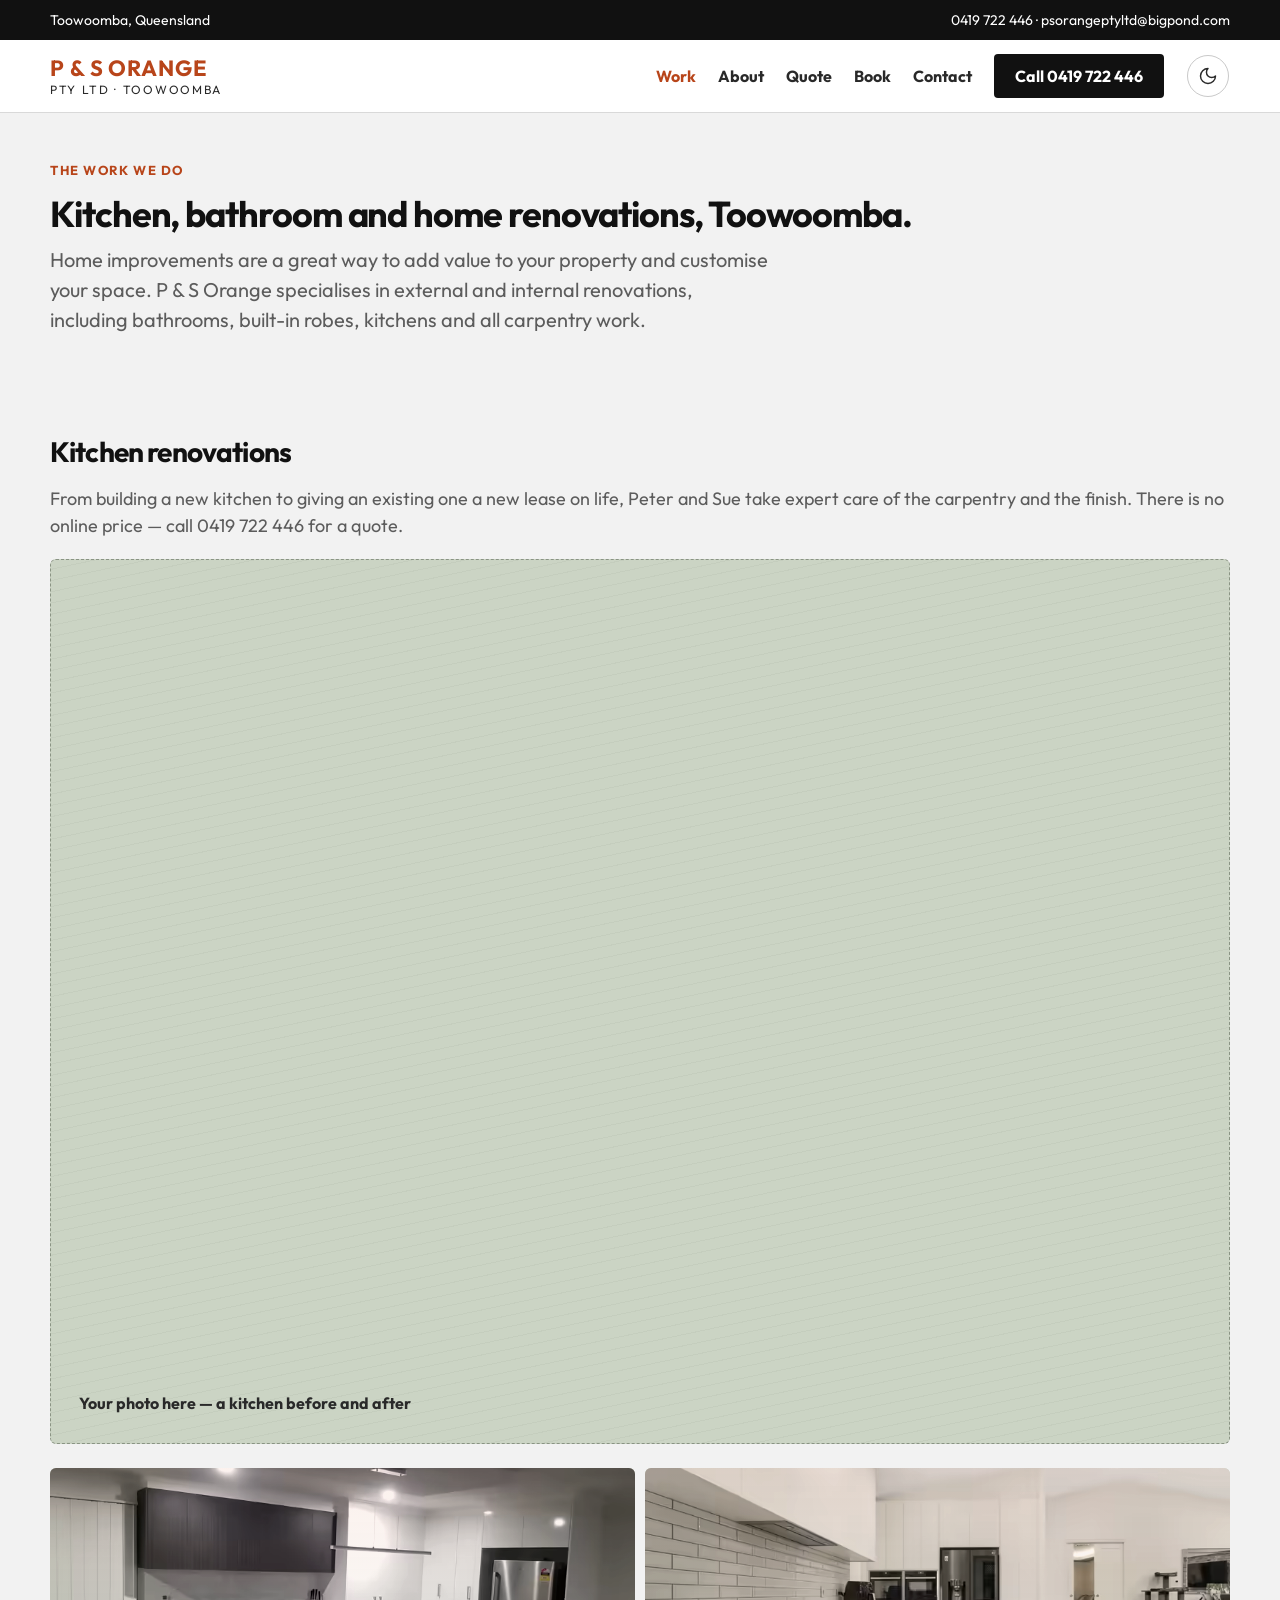
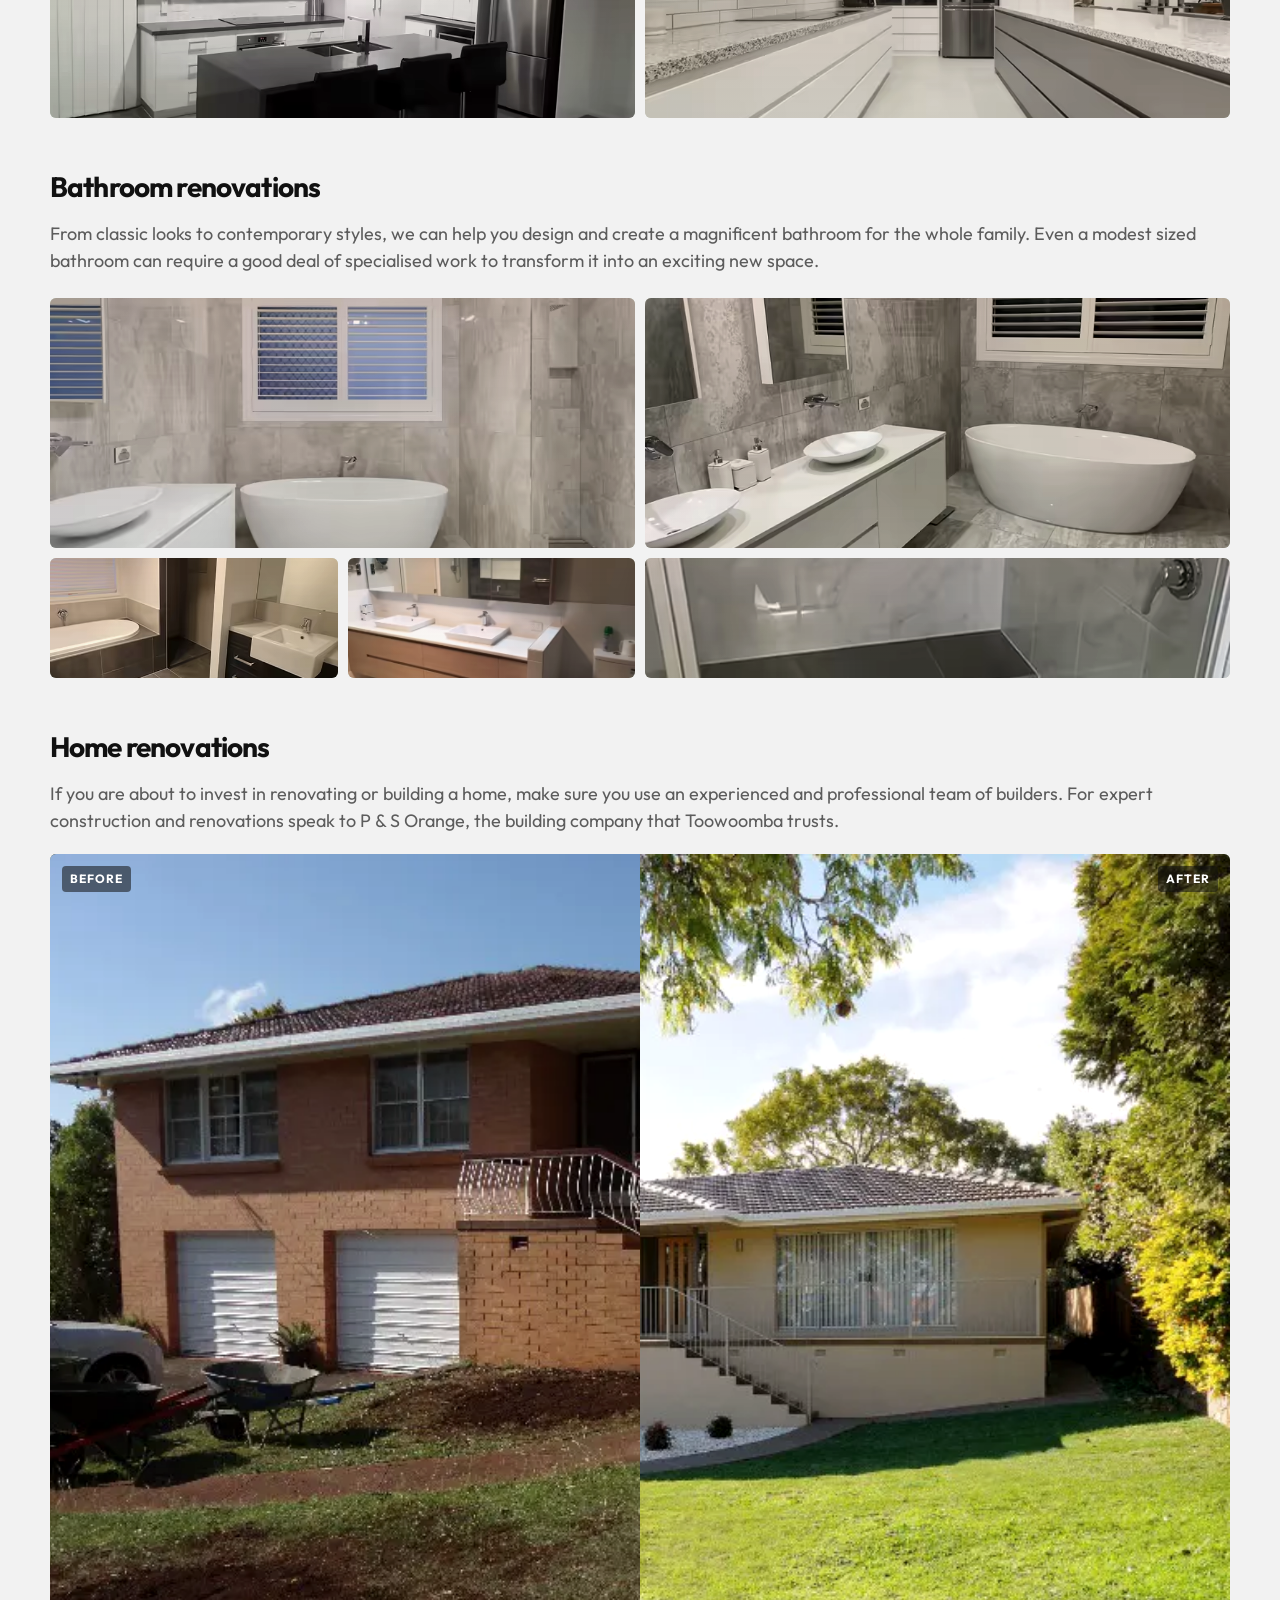
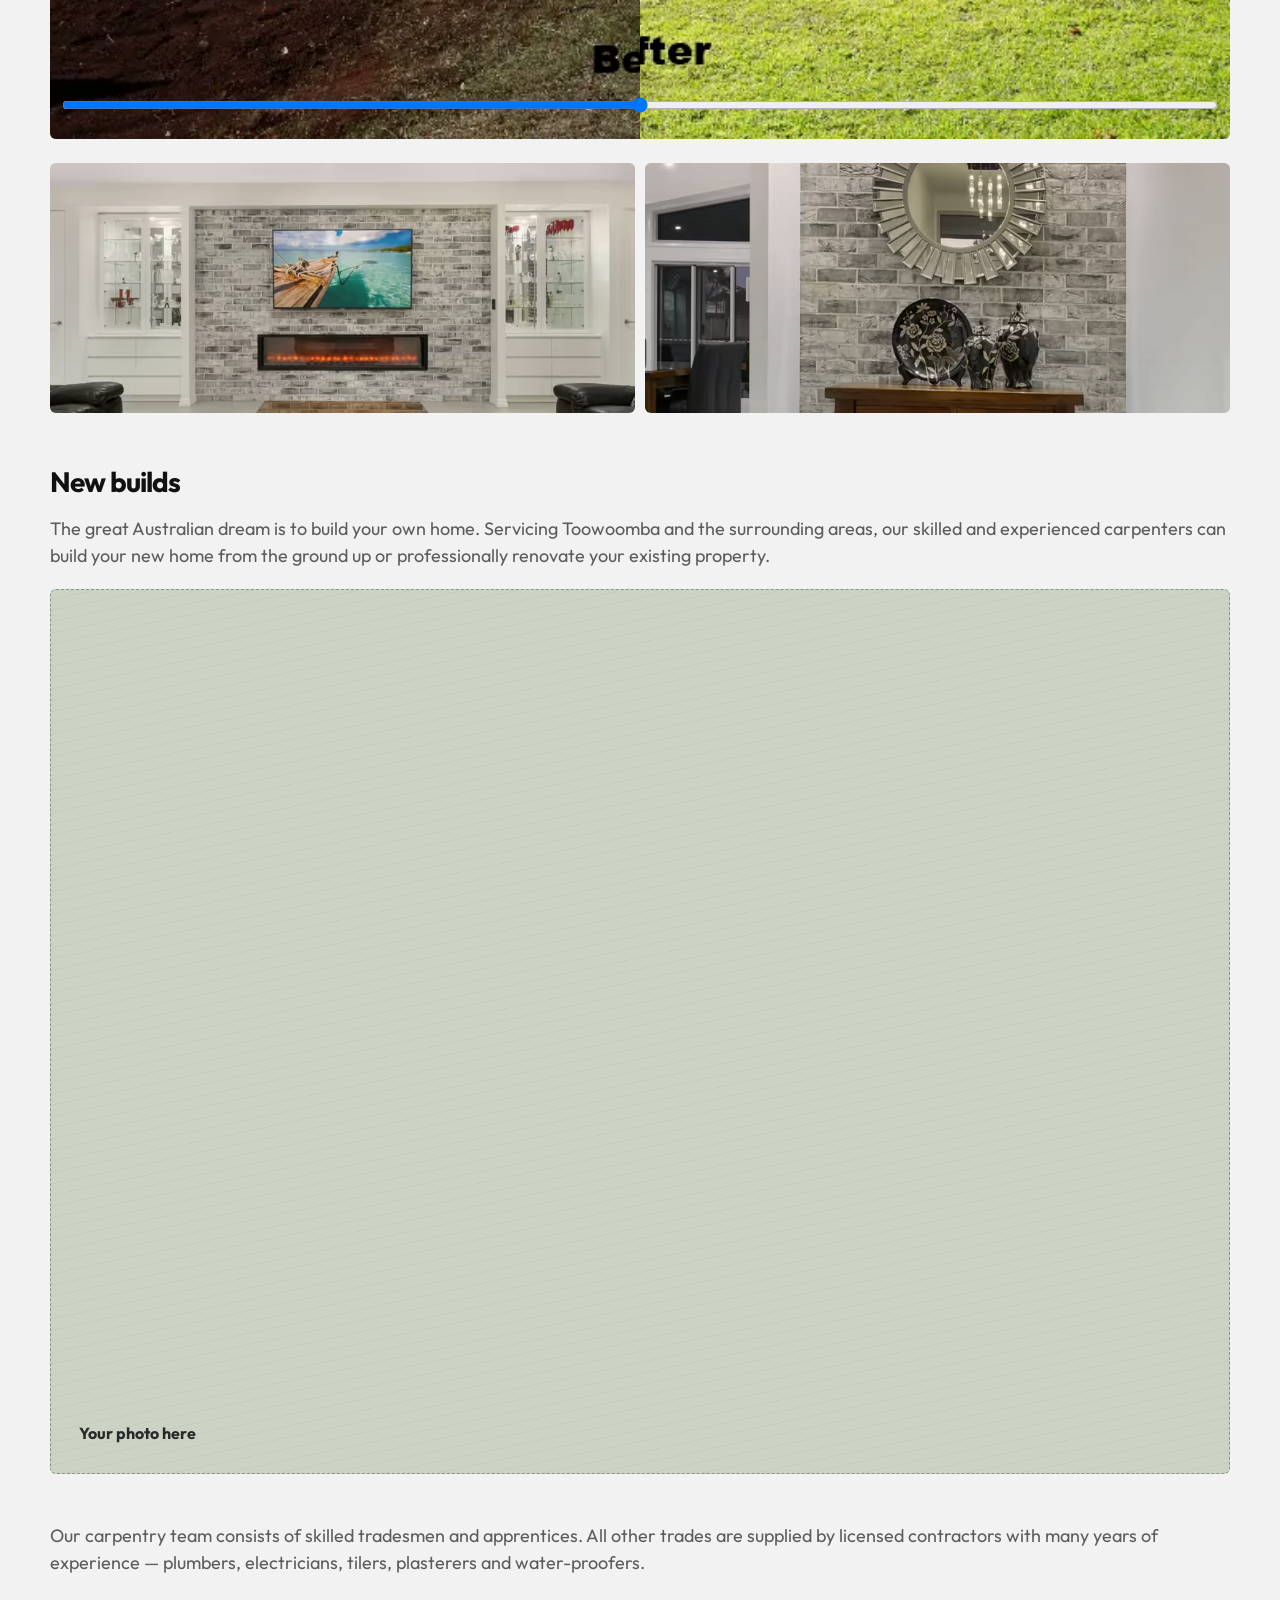
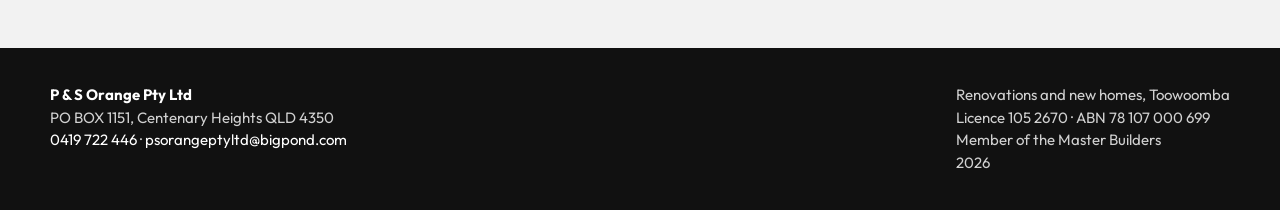
<file: work.html>
<!DOCTYPE html>
<html lang="en-AU">
<head>
<meta charset="UTF-8">
<meta name="viewport" content="width=device-width, initial-scale=1">
<meta name="robots" content="noindex, nofollow">
<title>Work | P &amp; S Orange</title>
<meta name="description" content="Website preview.">
<link rel="stylesheet" href="css/site.css">
<script>
(function(){try{var t=localStorage.getItem("ps-theme");if(t==="light"||t==="dark")document.documentElement.setAttribute("data-theme",t);}catch(e){}})();
</script>
</head>
<body>
  <a class="skip" href="#main">Skip to content</a>
  <div class="util">
    <div class="wrap">
      <span>Toowoomba, Queensland</span>
      <span><a href="tel:+61419722446">0419 722 446</a> · <a href="mailto:psorangeptyltd@bigpond.com">psorangeptyltd@bigpond.com</a></span>
    </div>
  </div>
  <header class="site">
    <div class="wrap">
      <div class="brand">
        <a class="wordmark" href="index.html">P &amp; S Orange<span>Pty Ltd · Toowoomba</span></a>
      </div>
      <nav class="primary" aria-label="Main">
        <a href="work.html" aria-current="page">Work</a>
        <a href="about.html">About</a>
        <a href="quote.html">Quote</a>
        <a href="quote.html#book">Book</a>
        <a href="contact.html">Contact</a>
        <a class="btn btn-black" href="tel:+61419722446">Call 0419 722 446</a>
        <button type="button" class="theme-toggle" aria-label="Switch light/dark">
          <svg class="icon-sun" viewBox="0 0 24 24" fill="none" stroke="currentColor" stroke-width="1.75" stroke-linecap="round" stroke-linejoin="round" aria-hidden="true"><circle cx="12" cy="12" r="4"/><path d="M12 2v2M12 20v2M4.93 4.93l1.41 1.41M17.66 17.66l1.41 1.41M2 12h2M20 12h2M6.34 17.66l-1.41 1.41M19.07 4.93l-1.41 1.41"/></svg>
          <svg class="icon-moon" viewBox="0 0 24 24" fill="none" stroke="currentColor" stroke-width="1.75" stroke-linecap="round" stroke-linejoin="round" aria-hidden="true"><path d="M12 3a6 6 0 0 0 9 9 9 9 0 1 1-9-9Z"/></svg>
        </button>
      </nav>
    </div>
  </header>

  <main id="main">
    <div class="page-head">
      <div class="wrap">
        <p class="kicker">The work we do</p>
        <h1>Kitchen, bathroom and home renovations, Toowoomba.</h1>
        <p class="lead">Home improvements are a great way to add value to your property and customise your space. P &amp; S Orange specialises in external and internal renovations, including bathrooms, built-in robes, kitchens and all carpentry work.</p>
      </div>
    </div>

    <section class="page-body" style="padding-top:12px">
      <div class="wrap">
        <article class="work-block reveal" id="kitchen">
          <h2>Kitchen renovations</h2>
          <p class="help">From building a new kitchen to giving an existing one a new lease on life, Peter and Sue take expert care of the carpentry and the finish. There is no online price — call 0419 722 446 for a quote.</p>
          <div class="photo-slot" role="img" aria-label="Your photo here — a kitchen before and after">Your photo here — a kitchen before and after</div>
          <div class="bento">
            <a href="images/kitchen-wide-1440.webp" data-lb data-full="images/kitchen-wide-1440.webp" data-alt="Kitchen with a dark island bench and white cupboards">
              <span class="tint">
                <picture>
                  <source type="image/avif" srcset="images/kitchen-wide-800.avif 800w, images/kitchen-wide-1440.avif 1440w" sizes="(max-width: 900px) 100vw, 560px">
                  <source type="image/webp" srcset="images/kitchen-wide-800.webp 800w, images/kitchen-wide-1440.webp 1440w" sizes="(max-width: 900px) 100vw, 560px">
                  <img src="images/kitchen-wide-800.webp" width="800" height="402" alt="Kitchen with a dark island bench and white cupboards" loading="lazy" decoding="async">
                </picture>
              </span>
            </a>
            <a href="images/kitchen-galley-1440.webp" data-lb data-full="images/kitchen-galley-1440.webp" data-alt="Galley kitchen with stone benches">
              <span class="tint">
                <picture>
                  <source type="image/avif" srcset="images/kitchen-galley-800.avif 800w, images/kitchen-galley-1440.avif 1440w" sizes="(max-width: 900px) 50vw, 280px">
                  <source type="image/webp" srcset="images/kitchen-galley-800.webp 800w, images/kitchen-galley-1440.webp 1440w" sizes="(max-width: 900px) 50vw, 280px">
                  <img src="images/kitchen-galley-800.webp" width="800" height="534" alt="Galley kitchen with stone benches" loading="lazy" decoding="async">
                </picture>
              </span>
            </a>
          </div>
        </article>

        <article class="work-block reveal" id="bathroom">
          <h2>Bathroom renovations</h2>
          <p class="help">From classic looks to contemporary styles, we can help you design and create a magnificent bathroom for the whole family. Even a modest sized bathroom can require a good deal of specialised work to transform it into an exciting new space.</p>
          <div class="bento">
            <a href="images/bath-freestanding-1440.webp" data-lb data-full="images/bath-freestanding-1440.webp" data-alt="Bathroom with a freestanding bath and stone tiles">
              <span class="tint">
                <picture>
                  <source type="image/avif" srcset="images/bath-freestanding-800.avif 800w, images/bath-freestanding-1440.avif 1440w" sizes="(max-width: 900px) 100vw, 560px">
                  <source type="image/webp" srcset="images/bath-freestanding-800.webp 800w, images/bath-freestanding-1440.webp 1440w" sizes="(max-width: 900px) 100vw, 560px">
                  <img src="images/bath-freestanding-800.webp" width="800" height="544" alt="Bathroom with a freestanding bath and stone tiles" loading="lazy" decoding="async">
                </picture>
              </span>
            </a>
            <a href="images/bath-freestanding-2-1440.webp" data-lb data-full="images/bath-freestanding-2-1440.webp" data-alt="Bathroom with twin basins and a freestanding bath">
              <span class="tint">
                <picture>
                  <source type="image/avif" srcset="images/bath-freestanding-2-800.avif 800w, images/bath-freestanding-2-1440.avif 1440w" sizes="(max-width: 900px) 100vw, 560px">
                  <source type="image/webp" srcset="images/bath-freestanding-2-800.webp 800w, images/bath-freestanding-2-1440.webp 1440w" sizes="(max-width: 900px) 100vw, 560px">
                  <img src="images/bath-freestanding-2-800.webp" width="800" height="600" alt="Bathroom with twin basins and a freestanding bath" loading="lazy" decoding="async">
                </picture>
              </span>
            </a>
            <a href="images/bath-combo-500.webp" data-lb data-full="images/bath-combo-500.webp" data-alt="Bathroom with a bath, shower and vanity">
              <span class="tint">
                <picture>
                  <source type="image/avif" srcset="images/bath-combo-500.avif 500w" sizes="(max-width: 900px) 50vw, 280px">
                  <source type="image/webp" srcset="images/bath-combo-500.webp 500w" sizes="(max-width: 900px) 50vw, 280px">
                  <img src="images/bath-combo-500.webp" width="500" height="374" alt="Bathroom with a bath, shower and vanity" loading="lazy" decoding="async">
                </picture>
              </span>
            </a>
            <a href="images/bath-twin-640.webp" data-lb data-full="images/bath-twin-640.webp" data-alt="Bathroom vanity with twin basins">
              <span class="tint">
                <picture>
                  <source type="image/avif" srcset="images/bath-twin-640.avif 640w" sizes="(max-width: 900px) 100vw, 560px">
                  <source type="image/webp" srcset="images/bath-twin-640.webp 640w" sizes="(max-width: 900px) 100vw, 560px">
                  <img src="images/bath-twin-640.webp" width="640" height="480" alt="Bathroom vanity with twin basins" loading="lazy" decoding="async">
                </picture>
              </span>
            </a>
            <a href="images/bath-step-500.webp" data-lb data-full="images/bath-step-500.webp" data-alt="Shower with a tiled step">
              <span class="tint">
                <picture>
                  <source type="image/avif" srcset="images/bath-step-500.avif 500w" sizes="(max-width: 900px) 50vw, 280px">
                  <source type="image/webp" srcset="images/bath-step-500.webp 500w" sizes="(max-width: 900px) 50vw, 280px">
                  <img src="images/bath-step-500.webp" width="500" height="666" alt="Shower with a tiled step" loading="lazy" decoding="async">
                </picture>
              </span>
            </a>
          </div>
        </article>

        <article class="work-block reveal" id="home">
          <h2>Home renovations</h2>
          <p class="help">If you are about to invest in renovating or building a home, make sure you use an experienced and professional team of builders. For expert construction and renovations speak to P &amp; S Orange, the building company that Toowoomba trusts.</p>
          <div class="ba" data-ba>
            <img src="images/reno-after-800.webp" width="800" height="534" alt="House exterior after renovation" loading="lazy" decoding="async">
            <div class="ba-clip">
              <img src="images/reno-before-800.webp" width="800" height="548" alt="House exterior before renovation" loading="lazy" decoding="async">
            </div>
            <span class="ba-label before">Before</span>
            <span class="ba-label after">After</span>
            <input type="range" min="0" max="100" value="50" aria-label="Show before and after of this home renovation">
          </div>
          <div class="bento">
            <a href="images/living-1440.webp" data-lb data-full="images/living-1440.webp" data-alt="Living room with a brick feature wall and fireplace">
              <span class="tint">
                <picture>
                  <source type="image/avif" srcset="images/living-800.avif 800w, images/living-1440.avif 1440w" sizes="(max-width: 900px) 100vw, 560px">
                  <source type="image/webp" srcset="images/living-800.webp 800w, images/living-1440.webp 1440w" sizes="(max-width: 900px) 100vw, 560px">
                  <img src="images/living-800.webp" width="800" height="534" alt="Living room with a brick feature wall and fireplace" loading="lazy" decoding="async">
                </picture>
              </span>
            </a>
            <a href="images/hall-1440.webp" data-lb data-full="images/hall-1440.webp" data-alt="Entry hall with a brick feature wall">
              <span class="tint">
                <picture>
                  <source type="image/avif" srcset="images/hall-800.avif 800w, images/hall-1440.avif 1440w" sizes="(max-width: 900px) 100vw, 560px">
                  <source type="image/webp" srcset="images/hall-800.webp 800w, images/hall-1440.webp 1440w" sizes="(max-width: 900px) 100vw, 560px">
                  <img src="images/hall-800.webp" width="800" height="1200" alt="Entry hall with a brick feature wall" loading="lazy" decoding="async">
                </picture>
              </span>
            </a>
          </div>
        </article>

        <article class="work-block reveal" id="new-builds">
          <h2>New builds</h2>
          <p class="help">The great Australian dream is to build your own home. Servicing Toowoomba and the surrounding areas, our skilled and experienced carpenters can build your new home from the ground up or professionally renovate your existing property.</p>
          <div class="photo-slot" role="img" aria-label="Your photo here">Your photo here</div>
        </article>

        <p class="facts">Our carpentry team consists of skilled tradesmen and apprentices. All other trades are supplied by licensed contractors with many years of experience — plumbers, electricians, tilers, plasterers and water-proofers.</p>
      </div>
    </section>
  </main>

  <footer class="site">
    <div class="wrap">
      <div>
        <strong>P &amp; S Orange Pty Ltd</strong><br>
        PO BOX 1151, Centenary Heights QLD 4350<br>
        <a href="tel:+61419722446">0419 722 446</a> · <a href="mailto:psorangeptyltd@bigpond.com">psorangeptyltd@bigpond.com</a>
      </div>
      <div>
        Renovations and new homes, Toowoomba<br>
        Licence 105 2670 · ABN 78 107 000 699<br>
        Member of the Master Builders<br>
        2026
      </div>
    </div>
  </footer>
  <div class="sticky-call">
    <a class="btn btn-orange" href="tel:+61419722446">Call 0419 722 446</a>
    <a class="btn btn-ghost-light" href="quote.html">Request a quote</a>
  </div>
  <script src="js/site.js"></script>
</body>
</html>
</file>
<file: css/site.css>
@font-face {
  font-family: Outfit;
  src: url("../fonts/outfit-400.woff2") format("woff2");
  font-weight: 400;
  font-style: normal;
  font-display: swap;
}
@font-face {
  font-family: Outfit;
  src: url("../fonts/outfit-700.woff2") format("woff2");
  font-weight: 700;
  font-style: normal;
  font-display: swap;
}

@property --mist { syntax: "<color>"; inherits: true; initial-value: #F2F2F2; }
@property --ink { syntax: "<color>"; inherits: true; initial-value: #292929; }
@property --paper { syntax: "<color>"; inherits: true; initial-value: #FFFFFF; }
@property --line { syntax: "<color>"; inherits: true; initial-value: #D9D9D9; }
@property --heading { syntax: "<color>"; inherits: true; initial-value: #111111; }
@property --muted { syntax: "<color>"; inherits: true; initial-value: #5C5C5C; }
@property --black { syntax: "<color>"; inherits: true; initial-value: #111111; }
@property --input-bg { syntax: "<color>"; inherits: true; initial-value: #FFFFFF; }

:root {
  --orange: #F76C37;
  --orange-deep: #B8451A;
  --on-orange: #1A1A1A;
  --sage: #CBD4C4;
  --sage-deep: #A0A69B;
  --ink: #292929;
  --muted: #5C5C5C;
  --paper: #FFFFFF;
  --mist: #F2F2F2;
  --line: #D9D9D9;
  --black: #111111;
  --heading: #111111;
  --about-text: #D8D8D8;
  --footer-text: #D0D0D0;
  --slot-dash: #8A9484;
  --hours-wash: #EEF1EC;
  --input-bg: #FFFFFF;
  --photo-stripe: rgba(41, 41, 41, 0.04);
  color-scheme: light;
  --header-h: 73px;
}

[id] { scroll-margin-top: calc(var(--header-h) + 16px); }

@media (prefers-color-scheme: dark) {
  html:not([data-theme="light"]) {
    --sage: #3E463C;
    --orange-deep: #F76C37;
    --ink: #EDEDED;
    --muted: #B5B5B5;
    --paper: #1C1C1C;
    --mist: #141414;
    --line: #3A3A3A;
    --black: #0A0A0A;
    --heading: #F5F5F5;
    --about-text: #D8D8D8;
    --footer-text: #D0D0D0;
    --slot-dash: #8A9484;
    --hours-wash: #2A3028;
    --input-bg: #141414;
    --photo-stripe: rgba(255, 255, 255, 0.04);
    color-scheme: dark;
  }
}

html[data-theme="dark"] {
  --sage: #3E463C;
  --orange-deep: #F76C37;
  --ink: #EDEDED;
  --muted: #B5B5B5;
  --paper: #1C1C1C;
  --mist: #141414;
  --line: #3A3A3A;
  --black: #0A0A0A;
  --heading: #F5F5F5;
  --about-text: #D8D8D8;
  --footer-text: #D0D0D0;
  --slot-dash: #8A9484;
  --hours-wash: #2A3028;
  --input-bg: #141414;
  --photo-stripe: rgba(255, 255, 255, 0.04);
  color-scheme: dark;
}

html[data-theme="light"] { color-scheme: light; }

* { box-sizing: border-box; margin: 0; padding: 0; }
html { overflow-x: clip; }
html, body { background: var(--mist); color: var(--ink); transition: background-color 200ms ease, color 200ms ease; }
body {
  font-family: Outfit, "Segoe UI", sans-serif;
  font-size: 18px;
  font-weight: 400;
  line-height: 1.5;
  -webkit-font-smoothing: antialiased;
  transition: background-color 200ms ease, color 200ms ease;
}
header.site, .util, footer.site, .about, .quote, .book, .contact, .reviews, .services, .page-body, .page-head,
form, .thanks, .contact article, .svc, .rev, .sticky-call {
  transition: background-color 200ms ease, color 200ms ease, border-color 200ms ease;
}
img, picture, video { max-width: 100%; height: auto; display: block; }
h1, h2, h3, .wordmark { font-weight: 700; letter-spacing: -0.03em; }
a { color: inherit; text-decoration: none; }

.skip {
  position: absolute; left: 12px; top: -40px; z-index: 40;
  background: var(--black); color: #fff; padding: 8px 12px;
  min-height: 44px; display: inline-flex; align-items: center;
}
.skip:focus { top: 8px; }

.wrap { width: min(1180px, calc(100% - 48px)); margin: 0 auto; }

.btn {
  display: inline-flex; align-items: center; justify-content: center;
  min-height: 44px; padding: 0 20px; border-radius: 4px;
  font-weight: 700; font-size: 16px; border: 1.5px solid transparent; cursor: pointer;
  font-family: inherit;
}
.btn-orange { background: var(--orange); color: var(--on-orange); }
.btn-black { background: var(--black); color: #fff; }
.btn-ghost { background: transparent; border-color: var(--heading); color: var(--heading); }
.btn-ghost-light { background: transparent; border-color: #fff; color: #fff; }

.util { background: var(--black); color: #fff; font-size: 14px; }
.util .wrap { min-height: 40px; display: flex; align-items: center; justify-content: space-between; gap: 16px; }
.util a { color: #fff; }

header.site {
  position: sticky; top: 0; z-index: 20;
  background: var(--paper); border-bottom: 1px solid var(--line);
}
header.site .wrap {
  display: flex; align-items: center; justify-content: space-between;
  gap: 24px; min-height: 72px;
}
.brand { display: flex; align-items: center; gap: 16px; min-width: 0; }
.wordmark {
  font-size: 22px; line-height: 1.1; color: var(--orange-deep);
  text-transform: uppercase; letter-spacing: 0.04em;
}
.wordmark span {
  display: block; font-size: 12px; font-weight: 400;
  letter-spacing: 0.14em; color: var(--ink); margin-top: 2px;
}

.theme-toggle {
  display: grid;
  place-items: center;
  width: 44px; height: 44px; min-width: 44px; min-height: 44px;
  padding: 0; border: 0; border-radius: 50%;
  background: transparent; color: var(--ink); cursor: pointer;
  flex-shrink: 0;
}
.theme-toggle::before {
  content: "";
  grid-area: 1 / 1;
  width: 40px; height: 40px;
  border-radius: 50%;
  border: 1px solid color-mix(in srgb, currentColor 25%, transparent);
  background: transparent;
}
.theme-toggle:hover::before,
.theme-toggle:focus-visible::before {
  background: color-mix(in srgb, currentColor 10%, transparent);
}
.theme-toggle:focus-visible {
  outline: 2px solid var(--orange);
  outline-offset: 2px;
}
.theme-toggle svg {
  grid-area: 1 / 1;
  width: 20px; height: 20px;
  display: block;
  transition: opacity 250ms ease, transform 250ms ease;
}
.theme-toggle .icon-sun {
  opacity: 0;
  transform: rotate(-90deg) scale(0.6);
}
.theme-toggle .icon-moon {
  opacity: 1;
  transform: rotate(0deg) scale(1);
}
@media (prefers-color-scheme: dark) {
  html:not([data-theme="light"]) .theme-toggle .icon-sun {
    opacity: 1; transform: rotate(0deg) scale(1);
  }
  html:not([data-theme="light"]) .theme-toggle .icon-moon {
    opacity: 0; transform: rotate(-90deg) scale(0.6);
  }
}
html[data-theme="dark"] .theme-toggle .icon-sun {
  opacity: 1; transform: rotate(0deg) scale(1);
}
html[data-theme="dark"] .theme-toggle .icon-moon {
  opacity: 0; transform: rotate(-90deg) scale(0.6);
}
html[data-theme="light"] .theme-toggle .icon-sun {
  opacity: 0; transform: rotate(-90deg) scale(0.6);
}
html[data-theme="light"] .theme-toggle .icon-moon {
  opacity: 1; transform: rotate(0deg) scale(1);
}
@media (prefers-reduced-motion: reduce) {
  .theme-toggle svg { transition: none; }
}

nav.primary { display: flex; align-items: center; gap: 22px; font-weight: 700; font-size: 16px; flex-shrink: 0; }
nav.primary a:hover, nav.primary a[aria-current="page"] { color: var(--orange-deep); }

:focus-visible {
  outline: 2px solid var(--orange);
  outline-offset: 2px;
}

.hero-bleed {
  position: relative; min-height: min(72vh, 720px);
  display: flex; align-items: flex-end; color: #fff; overflow: hidden;
}
.hero-media { position: absolute; inset: 0; }
.hero-media picture, .hero-media img {
  width: 100%; height: 100%; object-fit: cover;
}
.hero-media picture { height: 100%; }
.hero-overlay {
  position: absolute; inset: 0;
  background:
    linear-gradient(90deg, rgba(17,17,17,.86) 0%, rgba(17,17,17,.5) 46%, rgba(17,17,17,.18) 100%),
    linear-gradient(180deg, rgba(17,17,17,.12) 0%, rgba(17,17,17,.55) 100%);
}
.hero-bleed .wrap { position: relative; z-index: 1; padding: 72px 0 64px; max-width: 720px; margin-left: max(24px, calc((100% - 1180px) / 2)); margin-right: auto; width: min(720px, calc(100% - 48px)); }
.hero-bleed h1 { color: #fff; font-size: 44px; line-height: 1.08; margin-bottom: 20px; }
.hero-bleed .lead { color: #E8E8E8; }
.hero-bleed .kicker { color: var(--orange); }
.hero-bleed .btn-ghost { border-color: #fff; color: #fff; }

.kicker { font-size: 13px; font-weight: 700; letter-spacing: 0.12em; text-transform: uppercase; color: var(--orange-deep); margin-bottom: 14px; }
h1 { font-size: 44px; line-height: 1.08; color: var(--heading); margin-bottom: 20px; }
.lead { font-size: 20px; color: var(--muted); max-width: 36em; margin-bottom: 28px; }
.hero-actions { display: flex; flex-wrap: wrap; gap: 12px; }

.tint { position: relative; overflow: hidden; background: var(--sage); display: block; }
.tint picture { display: block; width: 100%; height: 100%; }
.tint img {
  position: absolute; inset: 0; width: 100%; height: 100%; object-fit: cover;
  filter: saturate(0.9) contrast(1.04);
}
.tint::after {
  content: ""; position: absolute; inset: 0; pointer-events: none;
  background: linear-gradient(180deg, rgba(212, 85, 34, 0.08), rgba(203, 212, 196, 0.16));
  mix-blend-mode: multiply;
}

.photo-slot {
  background:
    repeating-linear-gradient(-12deg, transparent, transparent 10px, var(--photo-stripe) 10px, var(--photo-stripe) 11px),
    var(--sage);
  border: 1.5px dashed var(--slot-dash);
  border-radius: 6px;
  min-height: 220px;
  padding: 28px;
  display: flex; flex-direction: column; justify-content: flex-end;
  color: var(--ink); font-size: 16px; font-weight: 700;
  aspect-ratio: 4 / 3;
}

.services { padding: 48px 0 72px; }
.services h2 { font-size: 28px; color: var(--heading); margin-bottom: 24px; }
.svc-grid { display: grid; grid-template-columns: repeat(4, 1fr); gap: 16px; }
.svc {
  background: var(--paper); border-top: 3px solid var(--orange);
  border-radius: 0 0 4px 4px; display: block; overflow: hidden;
}
.svc .tint { aspect-ratio: 4 / 3; min-height: 140px; }
.svc .num { display: block; font-size: 13px; font-weight: 700; color: var(--orange-deep); letter-spacing: 0.08em; margin: 16px 18px 8px; }
.svc h3 { font-size: 20px; color: var(--heading); line-height: 1.2; padding: 0 18px 8px; }
.svc p { font-size: 15px; color: var(--muted); font-weight: 400; padding: 0 18px 20px; }

.about { background: var(--black); color: #fff; padding: 72px 0; }
.about-grid { display: grid; grid-template-columns: 1.1fr 0.9fr; gap: 56px; }
.about h2 { font-size: 36px; margin-bottom: 18px; color: #fff; }
.about p { margin-bottom: 14px; color: var(--about-text); }
.about .kicker { color: var(--orange); }
.about a.more { color: #fff; font-weight: 700; border-bottom: 1.5px solid var(--orange); }

.quote, .book, .contact, .reviews, .page-body { padding: 72px 0; }
.book { background: var(--paper); border-top: 1px solid var(--line); }
.quote-grid, .book-grid { display: grid; grid-template-columns: 0.9fr 1.1fr; gap: 48px; align-items: start; }
.quote h1, .quote h2, .book h2, .reviews h2, .contact h2, .page-body h2 { font-size: 36px; color: var(--heading); margin-bottom: 12px; }
.help { color: var(--muted); margin-bottom: 20px; }
.steps { list-style: none; display: grid; gap: 12px; margin-top: 8px; }
.steps li { padding-left: 36px; position: relative; color: var(--muted); font-size: 16px; }
.steps li::before {
  content: attr(data-n); position: absolute; left: 0; top: 0;
  width: 24px; height: 24px; border-radius: 50%;
  background: var(--orange); color: var(--on-orange); font-size: 12px; font-weight: 700;
  line-height: 24px; text-align: center;
}

form {
  background: var(--paper); border: 1px solid var(--line); padding: 28px;
  display: grid; grid-template-columns: 1fr 1fr; gap: 14px 16px; border-radius: 6px;
}
form[hidden], .thanks[hidden] { display: none !important; }
form label { display: flex; flex-direction: column; gap: 6px; font-size: 14px; font-weight: 700; color: var(--heading); }
form label.full, form .full { grid-column: 1 / -1; }
form input, form textarea {
  font: inherit; font-weight: 400; color: var(--ink);
  border: 1px solid var(--line); background: var(--input-bg); min-height: 44px; padding: 8px 12px; border-radius: 4px;
}
form textarea { min-height: 96px; resize: none; }
form .submit { grid-column: 1 / -1; justify-self: start; }
.after-send { margin-top: 16px; font-size: 15px; color: var(--muted); font-weight: 400; }

form.book-widget { grid-template-columns: 1fr; gap: 16px; }
form.book-widget .submit { width: 100%; justify-self: stretch; }
.book-set { border: 0; min-width: 0; padding: 0; margin: 0; }
.book-set legend {
  font-size: 14px; font-weight: 700; color: var(--heading); margin-bottom: 8px;
}
.chip-row {
  display: flex; gap: 8px; overflow-x: auto; padding: 2px 2px 6px;
  -webkit-overflow-scrolling: touch;
}
.chip-row.wrap { flex-wrap: wrap; overflow: visible; }
.chip { position: relative; display: block; flex-shrink: 0; cursor: pointer; }
.chip input {
  position: absolute; inset: 0; opacity: 0; margin: 0; padding: 0;
  min-height: 0; border: 0; cursor: pointer; width: 100%; height: 100%;
  appearance: none;
}
.chip span {
  display: flex; align-items: center; justify-content: center;
  min-height: 44px; padding: 0 14px; border: 1.5px solid var(--line);
  border-radius: 999px; background: var(--mist); color: var(--heading);
  font-weight: 700; font-size: 14px; white-space: nowrap;
}
.date-chip span {
  flex-direction: column; min-width: 76px; line-height: 1.2; padding: 8px 10px; text-align: center;
}
.chip input:checked + span {
  background: var(--orange); color: var(--on-orange); border-color: var(--orange);
}
.chip input:disabled + span {
  opacity: 0.38; background: var(--line); color: var(--muted); cursor: not-allowed;
}
.chip input:focus-visible + span {
  outline: 2px solid var(--orange); outline-offset: 2px;
}
.field-err { display: none; color: #B42318; font-size: 14px; font-weight: 400; margin-top: 6px; }
.field-err.show { display: block; }
html[data-theme="dark"] .field-err { color: #FF8A7A; }
@media (prefers-color-scheme: dark) {
  html:not([data-theme="light"]) .field-err { color: #FF8A7A; }
}
.book-summary { font-weight: 700; color: var(--heading); min-height: 24px; }
.contact-line { margin-top: 20px; }
.contact-line + .contact-line { margin-top: 12px; }

.thanks {
  background: var(--paper); border: 1px solid var(--line); padding: 28px; border-radius: 6px;
  scroll-margin-top: 96px;
}
.thanks h3 { font-size: 22px; color: var(--heading); margin-bottom: 10px; }
.thanks p { color: var(--muted); }

.contact-grid { display: grid; grid-template-columns: repeat(3, 1fr); gap: 16px; }
.contact article { background: var(--paper); padding: 22px; border: 1px solid var(--line); border-radius: 6px; }
.contact h3, .contact article h2 { font-size: 13px; letter-spacing: 0.08em; text-transform: uppercase; color: var(--orange-deep); margin-bottom: 8px; font-weight: 700; }

.reviews { background: var(--paper); border-top: 1px solid var(--line); }
.rev-grid { display: grid; grid-template-columns: repeat(3, 1fr); gap: 16px; margin-top: 24px; }
.rev { background: var(--mist); padding: 22px; border-top: 3px solid var(--orange); border-radius: 0 0 4px 4px; }
.rev p { font-size: 16px; margin-bottom: 12px; }
.rev cite { font-style: normal; font-weight: 700; font-size: 14px; color: var(--muted); }
.rating { margin-bottom: 8px; font-weight: 700; color: var(--heading); }

.page-head { padding: 48px 0 8px; }
.page-head h1 { font-size: 36px; margin-bottom: 12px; }
.prose p { margin-bottom: 14px; max-width: 42em; }
.work-block { margin: 48px 0; }
.work-block h2 { font-size: 28px; margin-bottom: 12px; }
.facts { margin-top: 24px; color: var(--muted); }

.bento {
  display: grid;
  grid-template-columns: repeat(4, 1fr);
  grid-auto-rows: 120px;
  gap: 10px;
  margin-top: 24px;
}
.bento a {
  display: block; overflow: hidden; border-radius: 6px; position: relative;
}
.bento a:nth-child(1) { grid-column: span 2; grid-row: span 2; }
.bento a:nth-child(2) { grid-column: span 2; grid-row: span 2; }
.bento a:nth-child(5) { grid-column: span 2; }
.bento .tint, .bento img { width: 100%; height: 100%; }
.bento .tint { height: 100%; }

.ba {
  position: relative; aspect-ratio: 4 / 3; overflow: hidden; border-radius: 6px;
  background: var(--sage); margin-top: 20px;
}
.ba > img {
  width: 100%; height: 100%; object-fit: cover; display: block;
  filter: saturate(0.9) contrast(1.04);
}
.ba-clip {
  position: absolute; top: 0; left: 0; bottom: 0; width: 50%; overflow: hidden;
}
.ba-clip img {
  height: 100%; width: auto; max-width: none; object-fit: cover;
  filter: saturate(0.9) contrast(1.04);
}
.ba input[type="range"] {
  position: absolute; left: 0; right: 0; bottom: 12px; width: calc(100% - 24px); margin: 0 12px;
  z-index: 2; min-height: 44px; cursor: pointer;
}
.ba-label {
  position: absolute; top: 12px; z-index: 2; font-size: 12px; font-weight: 700;
  letter-spacing: 0.08em; text-transform: uppercase; color: #fff;
  background: rgba(17,17,17,.55); padding: 4px 8px; border-radius: 4px;
}
.ba-label.before { left: 12px; }
.ba-label.after { right: 12px; }

.lb {
  position: fixed; inset: 0; z-index: 60; display: none;
  align-items: center; justify-content: center;
  background: rgba(0, 0, 0, 0.92);
  padding: 0;
}
.lb.open { display: flex; }
.lb img {
  max-width: 90vw; max-height: 85vh;
  width: 90vw; height: 85vh;
  object-fit: contain;
  display: block;
}
.lb button {
  position: absolute; z-index: 2;
  width: 44px; height: 44px; min-width: 44px; min-height: 44px;
  padding: 0; border: 0; border-radius: 50%; cursor: pointer;
  background: transparent; color: #fff;
  font: inherit; font-size: 28px; font-weight: 700; line-height: 1;
}
.lb .lb-close { top: 12px; right: 12px; font-size: 32px; }
.lb .lb-prev { left: 8px; top: 50%; margin-top: -22px; }
.lb .lb-next { right: 8px; top: 50%; margin-top: -22px; }
.lb-meta {
  position: absolute; z-index: 2; left: 50%; bottom: 16px;
  transform: translateX(-50%);
  width: min(90vw, 720px);
  color: #fff; text-align: center; font-size: 15px; font-weight: 400;
  pointer-events: none;
}
.lb-caption { display: block; }
.lb-count { display: block; margin-top: 4px; opacity: 0.8; font-size: 13px; }
body.lb-lock { overflow: hidden; }

.reveal { opacity: 1; }
@media (prefers-reduced-motion: no-preference) {
  .reveal { opacity: 0; transform: translateY(14px); }
  .reveal.in { opacity: 1; transform: none; transition: opacity .45s ease, transform .45s ease; }
}

footer.site { background: var(--black); color: var(--footer-text); padding: 36px 0; font-size: 15px; }
footer.site .wrap { display: flex; justify-content: space-between; gap: 24px; flex-wrap: wrap; }
footer.site strong, footer.site a { color: #fff; }

.sticky-call {
  display: none; position: sticky; bottom: 0; background: var(--black); color: #fff;
  padding: 10px 16px; gap: 10px; z-index: 5;
}
.sticky-call a { flex: 1; }

@media (prefers-reduced-motion: reduce) {
  *, *::before, *::after { animation: none !important; transition: none !important; scroll-behavior: auto !important; }
}

@media (max-width: 900px) {
  .wrap { width: min(1180px, calc(100% - 32px)); }
  h1, .hero-bleed h1 { font-size: 32px; }
  .page-head h1 { font-size: 28px; }
  .util { display: none; }
  header.site .wrap { flex-wrap: wrap; min-height: 0; padding: 10px 0 8px; gap: 8px; }
  .brand { width: 100%; justify-content: space-between; }
  .wordmark { font-size: 18px; }
  nav.primary { width: 100%; gap: 0; justify-content: space-between; font-size: 14px; }
  nav.primary a { min-height: 44px; display: inline-flex; align-items: center; padding: 0 2px; }
  nav.primary .btn { display: none; }
  :root { --header-h: 106px; }
  .hero-bleed { min-height: 72svh; height: 72svh; }
  .hero-media img {
    object-position: 50% 70%;
    transform: scale(1.62);
    transform-origin: 50% 68%;
  }
  .hero-overlay {
    background: linear-gradient(180deg, rgba(17,17,17,0) 0%, rgba(17,17,17,0) 45%, rgba(17,17,17,.5) 78%, rgba(17,17,17,.78) 100%);
  }
  .hero-bleed .wrap { width: calc(100% - 32px); margin-left: 16px; padding: 28px 0 28px; }
  .hero-grid, .about-grid, .quote-grid, .book-grid, .svc-grid, .contact-grid, .rev-grid { grid-template-columns: 1fr; }
  .bento { grid-template-columns: 1fr 1fr; grid-auto-rows: 110px; }
  .bento a:nth-child(1), .bento a:nth-child(2), .bento a:nth-child(5) { grid-column: span 2; grid-row: span 2; }
  form { grid-template-columns: 1fr; padding: 18px; }
  form label.full, form .full, form .submit { grid-column: auto; }
  form .submit { width: 100%; }
  .about, .quote, .book, .contact, .reviews, .page-body { padding-top: 48px; padding-bottom: 48px; }
  .sticky-call { display: flex; }
  footer.site { padding-bottom: 80px; }
}

@media (max-width: 360px) {
  .brand { width: 100%; }
}
</file>
